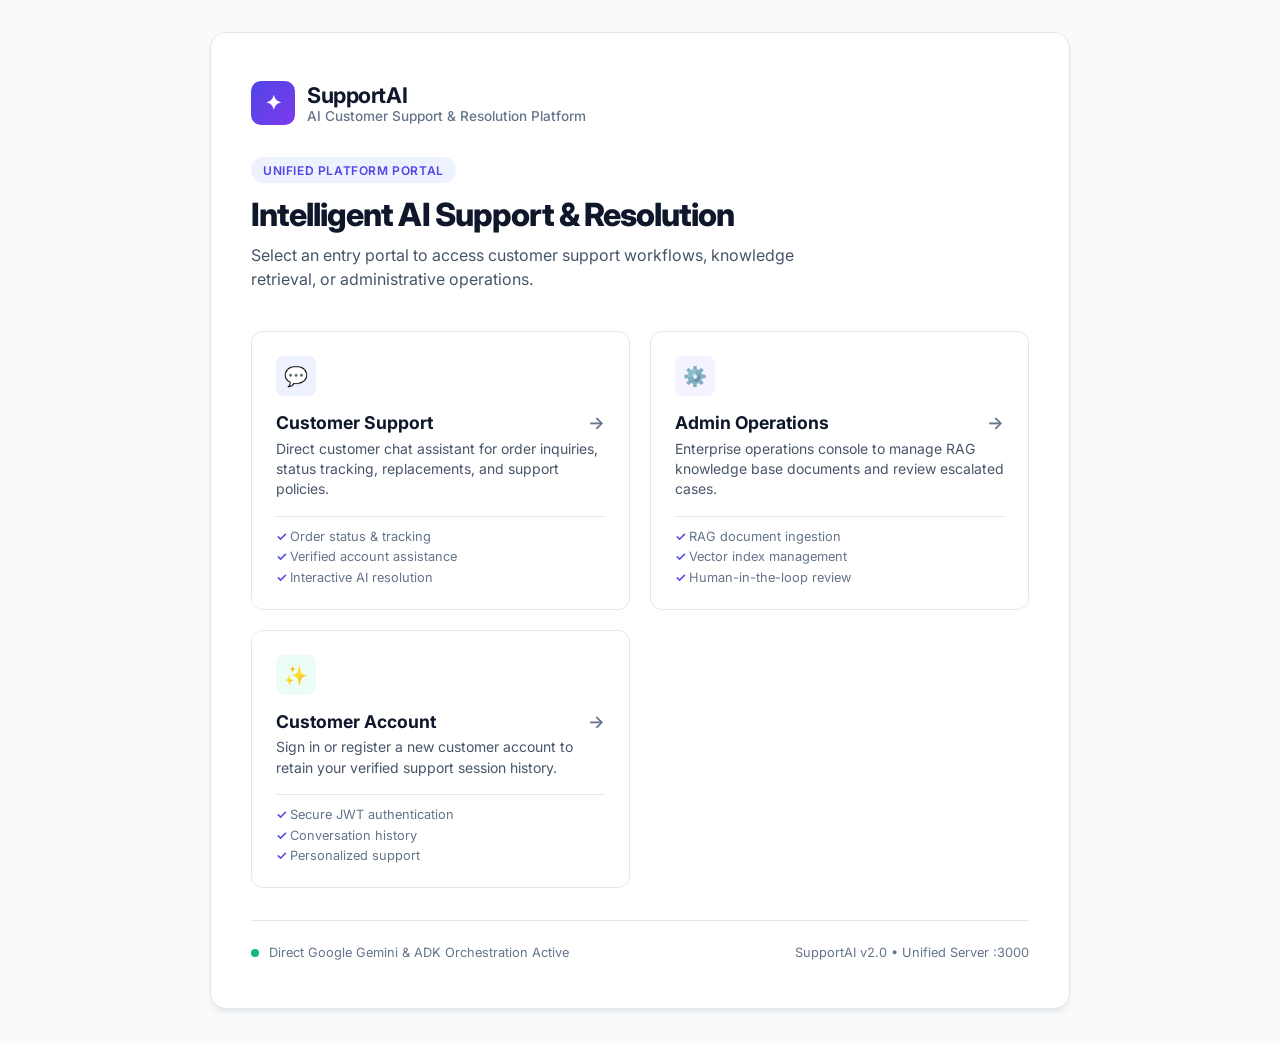
<file: frontend/index.html>
<!DOCTYPE html>
<html lang="en">
<head>
    <meta charset="UTF-8">
    <meta name="viewport" content="width=device-width, initial-scale=1.0">
    <meta name="description" content="AI Customer Support & Resolution Platform">
    <title>SupportAI — Customer Support & Resolution Platform</title>
    <link rel="preconnect" href="https://fonts.googleapis.com">
    <link rel="preconnect" href="https://fonts.gstatic.com" crossorigin>
    <link href="https://fonts.googleapis.com/css2?family=Inter:wght@400;500;600;700;800&display=swap" rel="stylesheet">
    <style>
        :root {
            --font-sans: 'Inter', -apple-system, BlinkMacSystemFont, 'Segoe UI', Roboto, sans-serif;
            --bg-page: #f8fafc;
            --bg-card: #ffffff;
            --text-primary: #0f172a;
            --text-secondary: #475569;
            --text-muted: #64748b;
            --border-color: #e2e8f0;
            --primary: #4f46e5;
            --primary-hover: #4338ca;
            --primary-light: #eef2ff;
            --accent-purple: #7c3aed;
            --shadow-sm: 0 1px 3px rgba(0, 0, 0, 0.06);
            --shadow-md: 0 4px 6px -1px rgba(0, 0, 0, 0.07), 0 2px 4px -2px rgba(0, 0, 0, 0.05);
            --shadow-hover: 0 10px 15px -3px rgba(0, 0, 0, 0.08), 0 4px 6px -4px rgba(0, 0, 0, 0.04);
            --radius-md: 12px;
            --radius-lg: 16px;
        }

        * {
            margin: 0;
            padding: 0;
            box-sizing: border-box;
        }

        body {
            font-family: var(--font-sans);
            background-color: var(--bg-page);
            color: var(--text-primary);
            min-height: 100vh;
            display: flex;
            flex-direction: column;
            align-items: center;
            justify-content: center;
            padding: 2rem 1.5rem;
            -webkit-font-smoothing: antialiased;
        }

        .landing-container {
            width: 100%;
            max-width: 860px;
            background: var(--bg-card);
            border: 1px solid var(--border-color);
            border-radius: var(--radius-lg);
            padding: 3rem 2.5rem;
            box-shadow: var(--shadow-md);
        }

        .brand-header {
            display: flex;
            align-items: center;
            gap: 0.75rem;
            margin-bottom: 2rem;
        }

        .brand-icon {
            width: 44px;
            height: 44px;
            background: linear-gradient(135deg, var(--primary) 0%, var(--accent-purple) 100%);
            color: #fff;
            border-radius: 10px;
            display: flex;
            align-items: center;
            justify-content: center;
            font-size: 1.25rem;
            font-weight: 700;
        }

        .brand-title {
            font-size: 1.35rem;
            font-weight: 700;
            color: var(--text-primary);
            letter-spacing: -0.02em;
        }

        .brand-subtitle {
            font-size: 0.85rem;
            color: var(--text-muted);
            font-weight: 500;
        }

        .hero-section {
            margin-bottom: 2.5rem;
        }

        .hero-badge {
            display: inline-block;
            font-size: 0.75rem;
            font-weight: 600;
            text-transform: uppercase;
            letter-spacing: 0.05em;
            color: var(--primary);
            background: var(--primary-light);
            padding: 0.35rem 0.75rem;
            border-radius: 9999px;
            margin-bottom: 0.75rem;
        }

        .hero-title {
            font-size: 2rem;
            font-weight: 800;
            line-height: 1.25;
            color: var(--text-primary);
            letter-spacing: -0.03em;
            margin-bottom: 0.5rem;
        }

        .hero-description {
            font-size: 1rem;
            color: var(--text-secondary);
            max-width: 600px;
            line-height: 1.5;
        }

        .portals-grid {
            display: grid;
            grid-template-columns: repeat(auto-fit, minmax(260px, 1fr));
            gap: 1.25rem;
            margin-bottom: 2rem;
        }

        .portal-card {
            display: flex;
            flex-direction: column;
            text-decoration: none;
            background: var(--bg-card);
            border: 1px solid var(--border-color);
            border-radius: var(--radius-md);
            padding: 1.5rem;
            transition: all 0.2s ease;
            position: relative;
        }

        .portal-card:hover {
            transform: translateY(-2px);
            box-shadow: var(--shadow-hover);
            border-color: var(--primary);
        }

        .portal-icon {
            width: 40px;
            height: 40px;
            border-radius: 8px;
            display: flex;
            align-items: center;
            justify-content: center;
            font-size: 1.2rem;
            margin-bottom: 1rem;
        }

        .portal-icon.customer {
            background: #eef2ff;
            color: var(--primary);
        }

        .portal-icon.admin {
            background: #f5f3ff;
            color: var(--accent-purple);
        }

        .portal-icon.signup {
            background: #ecfdf5;
            color: #059669;
        }

        .portal-name {
            font-size: 1.1rem;
            font-weight: 700;
            color: var(--text-primary);
            margin-bottom: 0.35rem;
            display: flex;
            align-items: center;
            justify-content: space-between;
        }

        .portal-arrow {
            color: var(--text-muted);
            font-weight: 600;
            transition: transform 0.2s ease;
        }

        .portal-card:hover .portal-arrow {
            color: var(--primary);
            transform: translateX(3px);
        }

        .portal-desc {
            font-size: 0.875rem;
            color: var(--text-secondary);
            line-height: 1.45;
            margin-bottom: 1rem;
            flex-grow: 1;
        }

        .portal-features {
            list-style: none;
            font-size: 0.8rem;
            color: var(--text-muted);
            display: flex;
            flex-direction: column;
            gap: 0.35rem;
            border-top: 1px solid var(--border-color);
            padding-top: 0.75rem;
        }

        .portal-features li::before {
            content: "✓ ";
            color: var(--primary);
            font-weight: 600;
        }

        .footer-bar {
            display: flex;
            align-items: center;
            justify-content: space-between;
            border-top: 1px solid var(--border-color);
            padding-top: 1.5rem;
            font-size: 0.8rem;
            color: var(--text-muted);
            flex-wrap: wrap;
            gap: 0.75rem;
        }

        .status-dot {
            width: 8px;
            height: 8px;
            border-radius: 50%;
            background: #10b981;
            display: inline-block;
            margin-right: 0.35rem;
        }

        @media (max-width: 640px) {
            .landing-container {
                padding: 1.75rem 1.25rem;
            }
            .hero-title {
                font-size: 1.5rem;
            }
            .portals-grid {
                grid-template-columns: 1fr;
            }
        }
    </style>
</head>
<body>
    <div class="landing-container">
        <header class="brand-header">
            <div class="brand-icon">✦</div>
            <div>
                <div class="brand-title">SupportAI</div>
                <div class="brand-subtitle">AI Customer Support & Resolution Platform</div>
            </div>
        </header>

        <section class="hero-section">
            <span class="hero-badge">Unified Platform Portal</span>
            <h1 class="hero-title">Intelligent AI Support &amp; Resolution</h1>
            <p class="hero-description">Select an entry portal to access customer support workflows, knowledge retrieval, or administrative operations.</p>
        </section>

        <div class="portals-grid">
            <a href="./demo-customer/index.html" class="portal-card">
                <div class="portal-icon customer">💬</div>
                <div class="portal-name">
                    <span>Customer Support</span>
                    <span class="portal-arrow">→</span>
                </div>
                <p class="portal-desc">Direct customer chat assistant for order inquiries, status tracking, replacements, and support policies.</p>
                <ul class="portal-features">
                    <li>Order status & tracking</li>
                    <li>Verified account assistance</li>
                    <li>Interactive AI resolution</li>
                </ul>
            </a>

            <a href="./admin/index.html" class="portal-card">
                <div class="portal-icon admin">⚙️</div>
                <div class="portal-name">
                    <span>Admin Operations</span>
                    <span class="portal-arrow">→</span>
                </div>
                <p class="portal-desc">Enterprise operations console to manage RAG knowledge base documents and review escalated cases.</p>
                <ul class="portal-features">
                    <li>RAG document ingestion</li>
                    <li>Vector index management</li>
                    <li>Human-in-the-loop review</li>
                </ul>
            </a>

            <a href="./demo-customer/index.html" class="portal-card">
                <div class="portal-icon signup">✨</div>
                <div class="portal-name">
                    <span>Customer Account</span>
                    <span class="portal-arrow">→</span>
                </div>
                <p class="portal-desc">Sign in or register a new customer account to retain your verified support session history.</p>
                <ul class="portal-features">
                    <li>Secure JWT authentication</li>
                    <li>Conversation history</li>
                    <li>Personalized support</li>
                </ul>
            </a>
        </div>

        <footer class="footer-bar">
            <div>
                <span class="status-dot"></span>
                <span>Direct Google Gemini &amp; ADK Orchestration Active</span>
            </div>
            <div>
                <span>SupportAI v2.0 • Unified Server :3000</span>
            </div>
        </footer>
    </div>
</body>
</html>
</file>
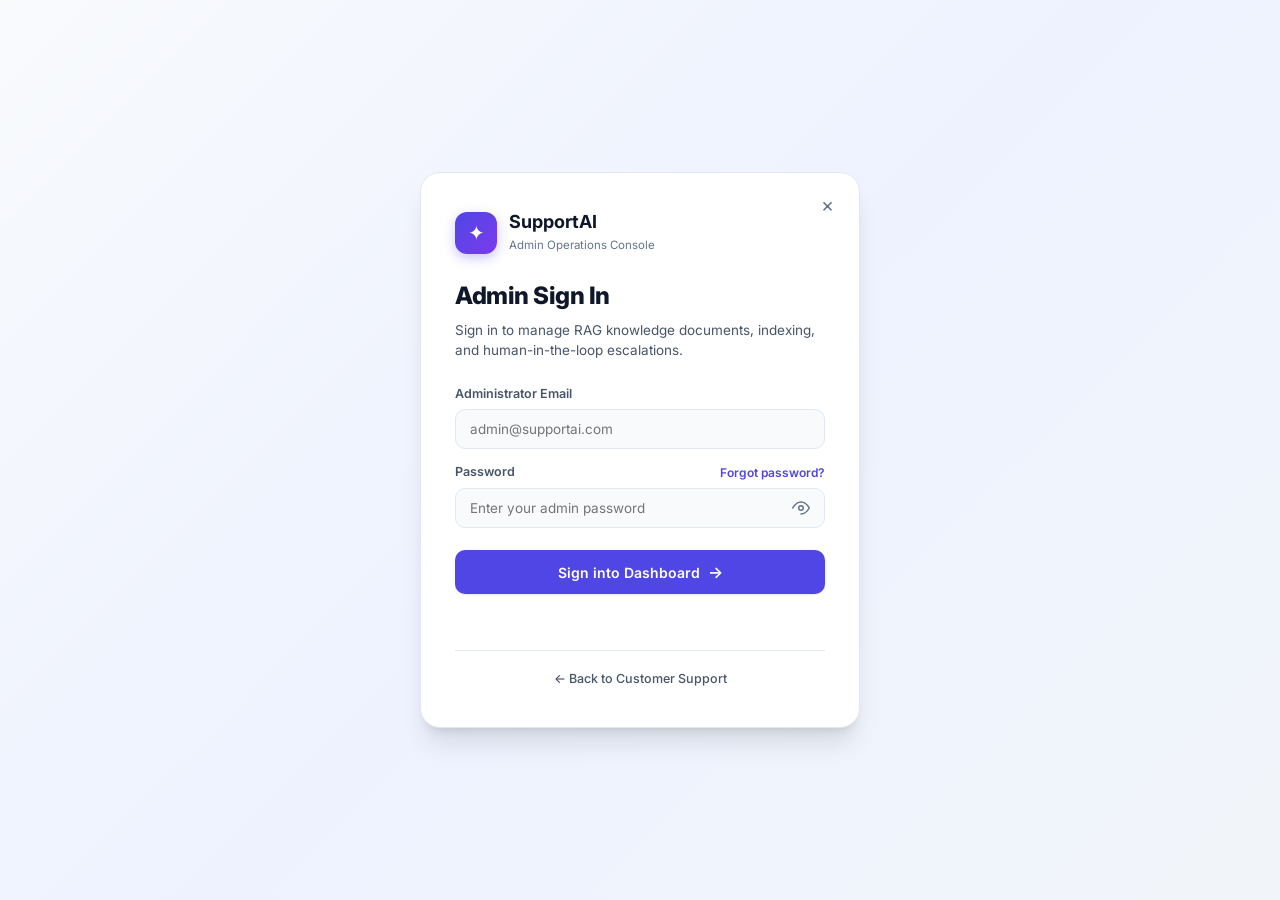
<file: frontend/admin/index.html>
<!DOCTYPE html>
<html lang="en">
<head>
    <meta charset="UTF-8">
    <meta name="viewport" content="width=device-width, initial-scale=1.0">
    <title>SupportAI — Admin & Knowledge Operations</title>
    <link rel="preconnect" href="https://fonts.googleapis.com">
    <link rel="preconnect" href="https://fonts.gstatic.com" crossorigin>
    <link href="https://fonts.googleapis.com/css2?family=Inter:wght@400;500;600;700;800&display=swap" rel="stylesheet">
    <link rel="stylesheet" href="style.css?v=7">
</head>
<body>

    <!-- =========================================================
         AUTH / ADMIN SIGN IN SCREEN
         ========================================================= -->
    <section id="auth-screen" class="auth-screen">
        <div class="auth-card">
            <button type="button" class="modal-close" id="closeAuthModal" aria-label="Close" title="Back to Customer Support">×</button>
            <div class="brand-badge">
                <div class="brand-icon">✦</div>
                <div class="brand-meta">
                    <h2>SupportAI</h2>
                    <span>Admin Operations Console</span>
                </div>
            </div>

            <div class="auth-header">
                <h1>Admin Sign In</h1>
                <p class="subtitle">Sign in to manage RAG knowledge documents, indexing, and human-in-the-loop escalations.</p>
            </div>

            <form id="login-form">
                <div class="form-group">
                    <label for="email">Administrator Email</label>
                    <input id="email" type="email" placeholder="admin@supportai.com" required autocomplete="email">
                </div>

                <div class="form-group">
                    <div class="password-row">
                        <label for="password">Password</label>
                        <button type="button" class="forgot-inline" id="adminHelpBtn">Forgot password?</button>
                    </div>
                    <div class="password-input-wrapper">
                        <input id="password" type="password" placeholder="Enter your admin password" required autocomplete="current-password">
                        <button type="button" class="password-toggle-btn" id="adminPasswordToggle" aria-controls="password" aria-label="Show password" title="Show password">
                            <svg class="eye-open" width="18" height="18" viewBox="0 0 24 24" fill="none" stroke="currentColor" stroke-width="2" stroke-linecap="round" stroke-linejoin="round" aria-hidden="true"><path d="M1 12s4-8 11-8 11 8 11 8-4 8-11 8-11-8z"></path><circle cx="12" cy="12" r="3"></circle></svg>
                            <svg class="eye-closed hidden" width="18" height="18" viewBox="0 0 24 24" fill="none" stroke="currentColor" stroke-width="2" stroke-linecap="round" stroke-linejoin="round" aria-hidden="true"><path d="M17.94 17.94A10.07 10.07 0 0 1 12 20c-7 0-11-8-11-8a18.45 18.45 0 0 1 5.06-5.94M9.9 4.24A9.12 9.12 0 0 1 12 4c7 0 11 8 11 8a18.5 18.5 0 0 1-2.16 3.19m-6.72-1.07a3 3 0 1 1-4.24-4.24"></path><line x1="1" y1="1" x2="23" y2="23"></line></svg>
                        </button>
                    </div>
                </div>

                <button type="submit" id="login-button" class="primary-btn">
                    <span>Sign into Dashboard</span>
                    <span class="btn-arrow">→</span>
                </button>
            </form>

            <p id="login-error" class="error-message"></p>

            <div class="auth-footer-nav">
                <a href="../demo-customer/index.html" class="back-link">← Back to Customer Support</a>
            </div>
        </div>
    </section>

    <!-- =========================================================
         ADMIN DASHBOARD
         ========================================================= -->
    <section id="dashboard" class="dashboard hidden">
        <!-- TOP HEADER -->
        <header class="topbar">
            <div class="topbar-left">
                <div class="brand-icon-sm">✦</div>
                <div>
                    <div class="app-title">SupportAI <span>Control Center</span></div>
                    <div class="app-subtitle">RAG Knowledge Base & Human-in-the-Loop Operations</div>
                </div>
            </div>

            <div class="admin-actions">
                <div class="admin-profile-pill">
                    <span class="status-indicator online"></span>
                    <span class="admin-label">Admin:</span>
                    <strong id="admin-name">Admin</strong>
                </div>

                <a href="../demo-customer/index.html" class="nav-link-btn" title="View Customer Portal">
                    <span>Customer App</span>
                    <span class="external-arrow">↗</span>
                </a>

                <button id="logout-button" class="logout-btn">
                    <span>Sign Out</span>
                </button>
            </div>
        </header>

        <!-- MAIN DASHBOARD CONTENT -->
        <main class="content-grid">

            <!-- WORKFLOW OVERVIEW PIPELINE -->
            <div class="full-width-card workflow-banner">
                <div class="workflow-col">
                    <div class="workflow-title">
                        <span class="workflow-tag rag">RAG Knowledge Pipeline</span>
                        <h3>Knowledge Ingestion to AI Agent</h3>
                    </div>
                    <div class="pipeline-steps">
                        <div class="step">
                            <span class="step-num">1</span>
                            <span class="step-text">Admin Upload</span>
                        </div>
                        <span class="pipeline-arrow">→</span>
                        <div class="step">
                            <span class="step-num">2</span>
                            <span class="step-text">Text Processing</span>
                        </div>
                        <span class="pipeline-arrow">→</span>
                        <div class="step">
                            <span class="step-num">3</span>
                            <span class="step-text">Indexed in Vector DB</span>
                        </div>
                        <span class="pipeline-arrow">→</span>
                        <div class="step highlight">
                            <span class="step-num">✦</span>
                            <span class="step-text">Available to Knowledge Agent</span>
                        </div>
                    </div>
                </div>

                <div class="workflow-divider"></div>

                <div class="workflow-col">
                    <div class="workflow-title">
                        <span class="workflow-tag hitl">Human-In-The-Loop Flow</span>
                        <h3>Escalation & Case Management</h3>
                    </div>
                    <div class="pipeline-steps">
                        <div class="step">
                            <span class="step-num">1</span>
                            <span class="step-text">Customer Issue</span>
                        </div>
                        <span class="pipeline-arrow">→</span>
                        <div class="step">
                            <span class="step-num">2</span>
                            <span class="step-text">AI Investigation</span>
                        </div>
                        <span class="pipeline-arrow">→</span>
                        <div class="step">
                            <span class="step-num">3</span>
                            <span class="step-text">Escalation Agent Handoff</span>
                        </div>
                        <span class="pipeline-arrow">→</span>
                        <div class="step highlight">
                            <span class="step-num">✓</span>
                            <span class="step-text">Human Review & Action</span>
                        </div>
                    </div>
                </div>
            </div>

            <!-- SECTION 1: KNOWLEDGE DOCUMENTS / RAG -->
            <section class="card">
                <div class="section-header">
                    <div class="section-title-wrap">
                        <div class="section-icon">📚</div>
                        <div>
                            <h2>Knowledge Base & RAG Documents</h2>
                            <p>Upload policy documents, FAQs, and return guidelines for retrieval augmentation.</p>
                        </div>
                    </div>
                </div>

                <div class="upload-zone">
                    <div class="upload-inputs">
                        <input id="document-file" type="file" accept=".pdf,.txt,.md" class="file-input">
                        <button id="upload-button" class="primary-btn">
                            <span>Upload & Index Document</span>
                        </button>
                    </div>
                    <div class="upload-meta">
                        <span class="format-pill">Supported formats: PDF, TXT, Markdown (.md)</span>
                    </div>
                </div>

                <p id="upload-status" class="status-message"></p>

                <div class="table-header-bar">
                    <h3>Indexed Documents</h3>
                    <button id="refresh-button" class="secondary-btn">
                        <span>↻ Refresh List</span>
                    </button>
                </div>

                <div class="table-wrapper">
                    <table>
                        <thead>
                            <tr>
                                <th>Document Name</th>
                                <th>Status</th>
                                <th>Chunks</th>
                                <th>Uploaded At</th>
                                <th class="action-col">Action</th>
                            </tr>
                        </thead>
                        <tbody id="documents-body">
                            <tr>
                                <td colspan="5" class="empty-state">
                                    <div class="empty-inner">
                                        <span>◌</span>
                                        <p>No documents loaded in the knowledge base.</p>
                                    </div>
                                </td>
                            </tr>
                        </tbody>
                    </table>
                </div>
            </section>

            <!-- SECTION 2: SUPPORT CASES & ESCALATIONS -->
            <section class="card support-cases-card">
                <div class="section-header">
                    <div class="section-title-wrap">
                        <div class="section-icon">🛡️</div>
                        <div>
                            <h2>Escalated Support Cases</h2>
                            <p>Cases requiring human oversight, authorization, or carrier investigation handoff.</p>
                        </div>
                    </div>
                    <button id="refresh-cases-button" class="secondary-btn">
                        <span>↻ Refresh Cases</span>
                    </button>
                </div>

                <div class="table-wrapper">
                    <table>
                        <thead>
                            <tr>
                                <th>Case Ref</th>
                                <th>Order ID</th>
                                <th>Issue Type</th>
                                <th>Priority</th>
                                <th>Status</th>
                                <th class="action-col">Review Action</th>
                            </tr>
                        </thead>
                        <tbody id="cases-body">
                            <tr>
                                <td colspan="6" class="empty-state">
                                    <div class="empty-inner">
                                        <span>◌</span>
                                        <p>No active support cases or escalations found.</p>
                                    </div>
                                </td>
                            </tr>
                        </tbody>
                    </table>
                </div>
            </section>

        </main>
    </section>

    <!-- ADMIN RECOVERY MODAL -->
    <div class="forgot-overlay hidden" id="adminHelpModal" role="dialog" aria-modal="true" aria-labelledby="adminModalTitle">
        <div class="forgot-card">
            <button class="modal-close" id="closeAdminHelpModal" type="button" aria-label="Close modal">×</button>
            <div class="forgot-icon">🔒</div>
            <h2 id="adminModalTitle">Admin Access & Recovery</h2>
            <p class="forgot-description">For security reasons, administrator credentials cannot be reset via the public web interface.</p>
            <div class="forgot-note">
                <strong>Server CLI Provisioning</strong>
                <span>Run the administrative utility in your server environment:</span>
                <code>py -3.12 -m scripts.manage_admin reset-password --email admin@supportai.com --password &lt;new-password&gt;</code>
            </div>
            <button class="primary-btn" id="adminHelpBackBtn" type="button" style="width: 100%; justify-content: center; margin-top: 12px;">Back to sign in</button>
        </div>
    </div>

    <script src="../shared/config.js"></script>
    <script src="app.js?v=7"></script>
</body>
</html>
</file>
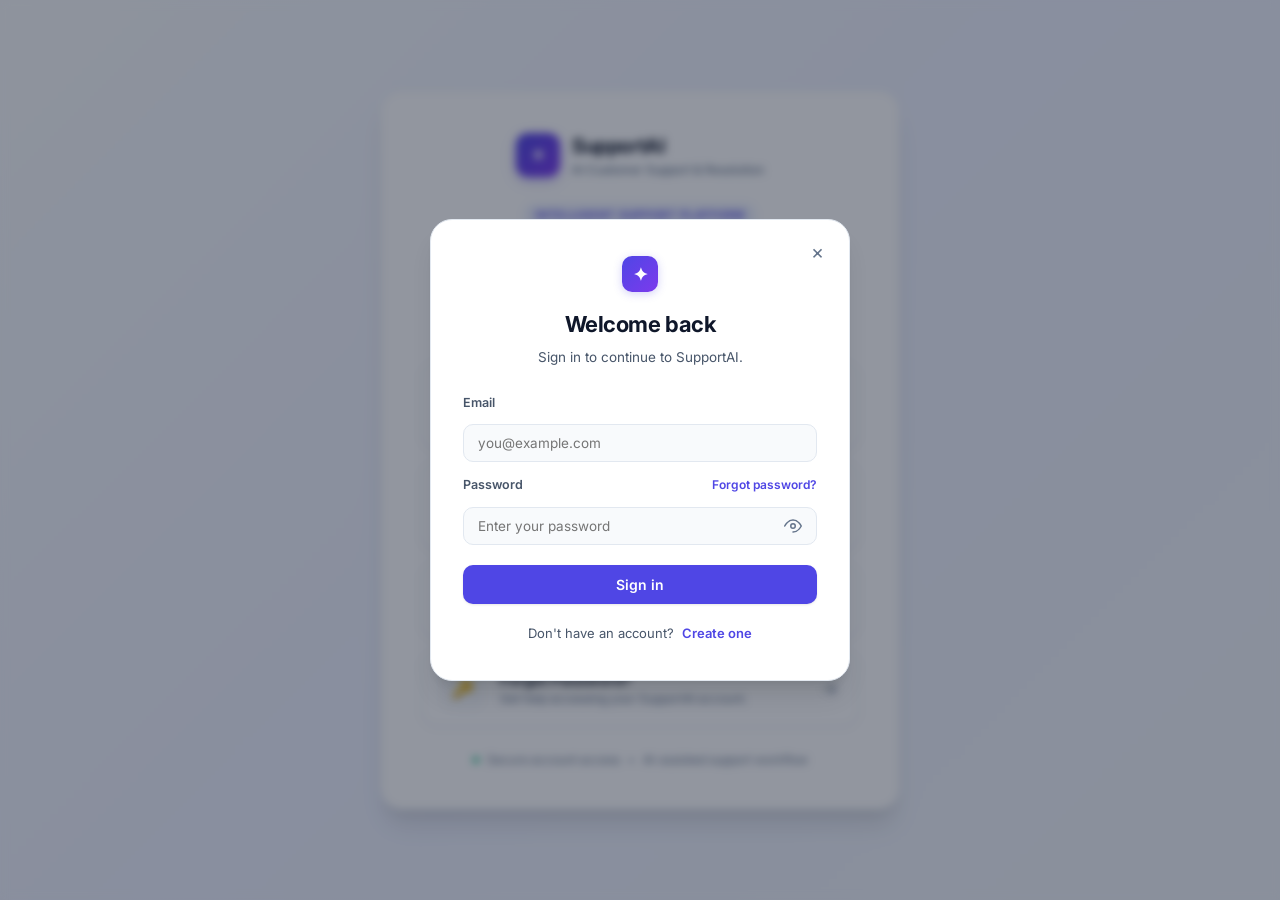
<file: frontend/demo-customer/index.html>
<!DOCTYPE html>
<html lang="en">
<head>
    <meta charset="UTF-8">

    <meta
        name="viewport"
        content="width=device-width, initial-scale=1.0"
    >

    <meta
        name="description"
        content="AI Customer Support & Resolution Platform"
    >

    <title>SupportAI — Customer Support</title>

    <link rel="preconnect" href="https://fonts.googleapis.com">
    <link rel="preconnect" href="https://fonts.gstatic.com" crossorigin>

    <link
        href="https://fonts.googleapis.com/css2?family=Inter:wght@400;500;600;700;800&display=swap"
        rel="stylesheet"
    >

    <link rel="stylesheet" href="style.css?v=8">
</head>

<body class="light-theme">


<!-- =========================
     ENTRY / ROLE SELECTION
========================== -->
<section class="entry-screen" id="entryScreen">
    <div class="entry-glow entry-glow-one"></div>
    <div class="entry-glow entry-glow-two"></div>

    <div class="entry-content">
        <div class="entry-brand">
            <div class="entry-brand-icon">✦</div>
            <div>
                <div class="entry-brand-name">SupportAI</div>
                <div class="entry-brand-subtitle">AI Customer Support & Resolution</div>
            </div>
        </div>

        <div class="entry-heading">
            <span class="entry-eyebrow">INTELLIGENT SUPPORT PLATFORM</span>
            <h1>Smarter support.<br><span>Better resolutions.</span></h1>
            <p>Choose how you want to continue.</p>
        </div>

        <div class="role-grid">
            <button class="role-card" id="customerRoleBtn" type="button">
                <span class="role-icon customer-role-icon">💬</span>
                <span class="role-copy">
                    <strong>Customer Support</strong>
                    <small>Access customer support, track orders, and get AI assistance.</small>
                </span>
                <span class="role-arrow">→</span>
            </button>

            <button class="role-card" id="adminRoleBtn" type="button">
                <span class="role-icon admin-role-icon">⚙️</span>
                <span class="role-copy">
                    <strong>Admin Control Center</strong>
                    <small>Manage knowledge base documents and review escalated cases.</small>
                </span>
                <span class="role-arrow">→</span>
            </button>

            <button class="role-card" id="signupRoleBtn" type="button">
                <span class="role-icon signup-role-icon">✨</span>
                <span class="role-copy">
                    <strong>Sign Up</strong>
                    <small>Create a new customer account to get started.</small>
                </span>
                <span class="role-arrow">→</span>
            </button>

            <button class="role-card role-card-secondary" id="forgotRoleBtn" type="button">
                <span class="role-icon forgot-role-icon">🔑</span>
                <span class="role-copy">
                    <strong>Forgot Password?</strong>
                    <small>Get help accessing your SupportAI account.</small>
                </span>
                <span class="role-arrow">→</span>
            </button>
        </div>

        <div class="entry-footer">
            <span class="secure-dot"></span> Secure account access
            <span>•</span>
            AI-assisted support workflow
        </div>
    </div>
</section>

<div class="app-shell">

    <!-- SIDEBAR BACKDROP FOR MOBILE -->
    <div class="sidebar-backdrop hidden" id="sidebarBackdrop"></div>

    <!-- =========================
         SIDEBAR
    ========================== -->
    <aside class="sidebar" id="sidebar">

        <div class="brand">
            <div class="brand-icon">
                <span>✦</span>
            </div>

            <div>
                <h1>SupportAI</h1>
                <p>Customer Support</p>
            </div>
        </div>

        <button class="new-chat-btn" id="newChatBtn">
            <span>＋</span>
            <span>New conversation</span>
        </button>

        <div class="sidebar-section">
            <div class="section-title">
                <span>Recent conversations</span>
                <button
                    class="icon-btn small"
                    id="refreshConversations"
                    title="Refresh conversations"
                    aria-label="Refresh conversations"
                >
                    ↻
                </button>
            </div>

            <div class="conversation-search">
                <span class="conversation-search-icon">⌕</span>
                <input
                    type="search"
                    id="conversationSearch"
                    placeholder="Search conversations..."
                    aria-label="Search conversations"
                    autocomplete="off"
                >
                <button
                    type="button"
                    class="conversation-search-clear hidden"
                    id="clearConversationSearch"
                    aria-label="Clear conversation search"
                    title="Clear search"
                >×</button>
            </div>

            <div
                class="conversation-list"
                id="conversationList"
            >
                <div class="empty-conversations">
                    <span>◌</span>
                    <p>No conversations yet</p>
                </div>
            </div>
        </div>

        <div class="sidebar-bottom">

            <div class="status-card">
                <div class="status-dot"></div>

                <div>
                    <strong>Support AI online</strong>
                    <span>Ready to help</span>
                </div>
            </div>

            <button
                class="profile-card"
                id="profileBtn"
            >
                <div class="avatar" id="sidebarAvatar">
                    S
                </div>

                <div class="profile-info">
                    <strong id="sidebarName">
                        Guest
                    </strong>

                    <span id="sidebarEmail">
                        Not signed in
                    </span>
                </div>

                <span class="profile-arrow">
                    ⋮
                </span>
            </button>

        </div>

    </aside>


    <!-- =========================
         MAIN CONTENT
    ========================== -->
    <main class="main-content">

        <!-- TOP BAR -->
        <header class="topbar">

            <button
                class="sidebar-toggle-btn"
                id="sidebarToggleBtn"
                aria-label="Close sidebar"
                title="Close sidebar"
                aria-expanded="true"
                type="button"
            >
                <svg width="20" height="20" viewBox="0 0 24 24" fill="none" stroke="currentColor" stroke-width="2" stroke-linecap="round" stroke-linejoin="round" aria-hidden="true">
                    <rect x="3" y="3" width="18" height="18" rx="2" ry="2"></rect>
                    <line x1="9" y1="3" x2="9" y2="21"></line>
                </svg>
            </button>

            <div class="topbar-title">

                <div class="ai-status">
                    <span class="pulse"></span>
                    <span>AI Support</span>
                    <span class="model-badge" id="headerModelBadge" title="Active Model">● AI Model — unavailable</span>
                </div>

                <span class="topbar-divider">/</span>

                <span id="conversationTitle">
                    New conversation
                </span>

            </div>

            <div class="topbar-actions">

                <button
                    class="icon-btn"
                    id="themeBtn"
                    title="Toggle theme"
                    aria-label="Toggle theme"
                >
                    ◐
                </button>

                <button
                    class="user-menu"
                    id="topProfileBtn"
                >
                    <span
                        class="avatar avatar-small"
                        id="topAvatar"
                    >
                        S
                    </span>

                    <span id="topUserName">
                        Guest
                    </span>

                    <span>⌄</span>
                </button>

            </div>

        </header>


        <!-- CHAT AREA -->
        <section class="chat-area">

            <!-- WELCOME SCREEN -->
            <div
                class="welcome-screen"
                id="welcomeScreen"
            >

                <div class="welcome-badge">
                    <span>✦</span>
                    AI-powered customer support
                </div>

                <h2>
                    How can we
                    <span>help you?</span>
                </h2>

                <p class="welcome-description">
                    Ask about your orders, deliveries, replacements,
                    support requests, or anything else you need help with.
                </p>


                <div class="suggestion-grid">

                    <button
                        class="suggestion-card"
                        data-message="Where is my order ?"
                    >
                        <span class="suggestion-icon blue">
                            📦
                        </span>

                        <span>
                            <strong>Track my order</strong>
                            <small>Check delivery status</small>
                        </span>

                        <span class="suggestion-arrow">→</span>
                    </button>


                    <button
                        class="suggestion-card"
                        data-message="I want a replacement for my order ?"
                    >
                        <span class="suggestion-icon purple">
                            ↻
                        </span>

                        <span>
                            <strong>Request a replacement</strong>
                            <small>Get help with an order</small>
                        </span>

                        <span class="suggestion-arrow">→</span>
                    </button>


                    <button
                        class="suggestion-card"
                        data-message="What can I do if my order is delayed?"
                    >
                        <span class="suggestion-icon orange">
                            ⏱
                        </span>

                        <span>
                            <strong>Delayed order</strong>
                            <small>Understand next steps</small>
                        </span>

                        <span class="suggestion-arrow">→</span>
                    </button>


                    <button
                        class="suggestion-card"
                        data-message="I need help with a support issue."
                    >
                        <span class="suggestion-icon green">
                            💬
                        </span>

                        <span>
                            <strong>Contact support</strong>
                            <small>Get personalized assistance</small>
                        </span>

                        <span class="suggestion-arrow">→</span>
                    </button>

                </div>

            </div>


            <!-- MESSAGES -->
            <div
                class="messages-container"
                id="messagesContainer"
            ></div>


            <!-- THINKING INDICATOR -->
            <div
                class="thinking-row hidden"
                id="thinkingIndicator"
            >

                <div class="message-avatar ai-avatar">
                    ✦
                </div>

                <div class="thinking-bubble">

                    <div class="thinking-dots">
                        <span></span>
                        <span></span>
                        <span></span>
                    </div>

                    <span>
                        SupportAI is thinking...
                    </span>

                </div>

            </div>

        </section>


        <!-- COMPOSER -->
        <div class="composer-area">

            <div class="composer-wrapper">

                <textarea
                    id="messageInput"
                    rows="1"
                    maxlength="4000"
                    placeholder="Ask SupportAI anything..."
                    aria-label="Message SupportAI"
                ></textarea>

                <div class="composer-bottom">

                    <div class="composer-hints">

                        <span>
                            <kbd>Enter</kbd>
                            send
                        </span>

                        <span>
                            <kbd>Shift</kbd>
                            +
                            <kbd>Enter</kbd>
                            new line
                        </span>

                        <span class="message-counter" id="messageCounter">
                            0 / 4000
                        </span>

                    </div>

                    <div id="sendBtnWrap">
                        <button
                            class="send-btn"
                            id="sendBtn"
                            disabled
                            aria-label="Send message"
                        >
                            <span>Send</span>
                            <span class="send-icon">↑</span>
                        </button>
                    </div>

                    <div id="stopBtnWrap" class="hidden">
                        <button
                            class="stop-btn"
                            id="stopBtn"
                            type="button"
                            title="Stop generating"
                            aria-label="Stop generating"
                        >
                            <span class="stop-icon">■</span>
                        </button>
                    </div>

                </div>

            </div>

            <p class="composer-disclaimer">
                SupportAI can make mistakes. Please verify important
                information when necessary.
            </p>

        </div>

    </main>

</div>


<!-- =========================
     LOGIN MODAL
========================== -->

<div
    class="modal-overlay"
    id="authModal"
>

    <div class="auth-card">

        <button
            class="modal-close"
            id="closeAuthModal"
            aria-label="Close"
        >
            ×
        </button>

        <div class="auth-logo">
            <div class="brand-icon">
                ✦
            </div>
        </div>

        <h2 id="authTitle">
            Welcome back
        </h2>

        <p id="authSubtitle">
            Sign in to continue to SupportAI.
        </p>


        <!-- LOGIN FORM -->

        <form id="loginForm">

            <label>
                Email
            </label>

            <input
                type="email"
                id="loginEmail"
                placeholder="you@example.com"
                required
            >


            <div class="password-row">
                <label for="loginPassword">Password</label>
                <button type="button" class="forgot-inline" id="forgotInlineBtn">Forgot password?</button>
            </div>

            <div class="password-input-wrapper">
                <input
                    type="password"
                    id="loginPassword"
                    placeholder="Enter your password"
                    required
                >
                <button type="button" class="password-toggle-btn" id="loginPasswordToggle" aria-controls="loginPassword" aria-label="Show password" title="Show password">
                    <svg class="eye-open" width="18" height="18" viewBox="0 0 24 24" fill="none" stroke="currentColor" stroke-width="2" stroke-linecap="round" stroke-linejoin="round" aria-hidden="true"><path d="M1 12s4-8 11-8 11 8 11 8-4 8-11 8-11-8z"></path><circle cx="12" cy="12" r="3"></circle></svg>
                    <svg class="eye-closed hidden" width="18" height="18" viewBox="0 0 24 24" fill="none" stroke="currentColor" stroke-width="2" stroke-linecap="round" stroke-linejoin="round" aria-hidden="true"><path d="M17.94 17.94A10.07 10.07 0 0 1 12 20c-7 0-11-8-11-8a18.45 18.45 0 0 1 5.06-5.94M9.9 4.24A9.12 9.12 0 0 1 12 4c7 0 11 8 11 8a18.5 18.5 0 0 1-2.16 3.19m-6.72-1.07a3 3 0 1 1-4.24-4.24"></path><line x1="1" y1="1" x2="23" y2="23"></line></svg>
                </button>
            </div>

            <button
                type="submit"
                class="auth-submit"
            >
                Sign in
            </button>
</form>


        <!-- REGISTER FORM -->

        <form
            id="registerForm"
            class="hidden"
        >

            <label>
                Full name
            </label>

            <input
                type="text"
                id="registerName"
                placeholder="Your name"
                required
            >


            <label>
                Email
            </label>

            <input
                type="email"
                id="registerEmail"
                placeholder="you@example.com"
                required
            >


            <label for="registerPassword">
                Password
            </label>

            <div class="password-input-wrapper">
                <input
                    type="password"
                    id="registerPassword"
                    placeholder="Create a password"
                    minlength="10"
                    required
                >
                <button type="button" class="password-toggle-btn" id="registerPasswordToggle" aria-controls="registerPassword" aria-label="Show password" title="Show password">
                    <svg class="eye-open" width="18" height="18" viewBox="0 0 24 24" fill="none" stroke="currentColor" stroke-width="2" stroke-linecap="round" stroke-linejoin="round" aria-hidden="true"><path d="M1 12s4-8 11-8 11 8 11 8-4 8-11 8-11-8z"></path><circle cx="12" cy="12" r="3"></circle></svg>
                    <svg class="eye-closed hidden" width="18" height="18" viewBox="0 0 24 24" fill="none" stroke="currentColor" stroke-width="2" stroke-linecap="round" stroke-linejoin="round" aria-hidden="true"><path d="M17.94 17.94A10.07 10.07 0 0 1 12 20c-7 0-11-8-11-8a18.45 18.45 0 0 1 5.06-5.94M9.9 4.24A9.12 9.12 0 0 1 12 4c7 0 11 8 11 8a18.5 18.5 0 0 1-2.16 3.19m-6.72-1.07a3 3 0 1 1-4.24-4.24"></path><line x1="1" y1="1" x2="23" y2="23"></line></svg>
                </button>
            </div>

            <button
                type="submit"
                class="auth-submit"
            >
                Create account
            </button>

        </form>


        <div
            class="auth-error hidden"
            id="authError"
        ></div>


        <div class="auth-switch">

            <span id="authSwitchText">
                Don't have an account?
            </span>

            <button
                type="button"
                id="authSwitchBtn"
            >
                Create one
            </button>

        </div>

    </div>

</div>



<!-- FORGOT PASSWORD MODAL -->
<div class="forgot-overlay hidden" id="forgotModal">
    <div class="forgot-card">
        <button class="modal-close" id="closeForgotModal" type="button" aria-label="Close">×</button>
        <div class="forgot-icon">⌕</div>
        <h2>Password recovery</h2>
        <p class="forgot-description">Password recovery is handled through your support administrator in this version.</p>
        <div class="forgot-note">
            <strong>Need access?</strong>
            <span>Use your registered email when contacting the support team so they can verify your account.</span>
        </div>
        <button class="auth-submit" id="forgotBackBtn" type="button">Back to sign in</button>
    </div>
</div>

<!-- PROFILE MENU -->

<div
    class="profile-dropdown hidden"
    id="profileDropdown"
>

    <div class="dropdown-user">

        <div
            class="avatar"
            id="dropdownAvatar"
        >
            S
        </div>

        <div>
            <strong id="dropdownName">
                Guest
            </strong>

            <span id="dropdownEmail">
                -
            </span>
        </div>

    </div>

    <div class="dropdown-divider"></div>

    <button id="logoutBtn">
        <span>↪</span>
        Sign out
    </button>

</div>


<!-- TOAST -->

<div
    class="toast"
    id="toast"
></div>


<!-- RENAME CONVERSATION MODAL -->
<div class="inline-modal-overlay hidden" id="renameModal" role="dialog" aria-modal="true" aria-labelledby="renameModalTitle">
    <div class="inline-modal-card">
        <h3 id="renameModalTitle">Rename conversation</h3>
        <p>Enter a new name for this conversation.</p>
        <input type="text" id="renameInput" maxlength="80" placeholder="Conversation name" />
        <div class="inline-modal-actions">
            <button class="btn-secondary" id="renameCancelBtn" type="button">Cancel</button>
            <button class="btn-primary" id="renameConfirmBtn" type="button">Save</button>
        </div>
    </div>
</div>

<!-- DELETE CONVERSATION MODAL -->
<div class="inline-modal-overlay hidden" id="deleteModal" role="dialog" aria-modal="true" aria-labelledby="deleteModalTitle">
    <div class="inline-modal-card">
        <h3 id="deleteModalTitle">Delete conversation</h3>
        <p id="deleteModalDesc">This conversation and all its messages will be permanently removed. This action cannot be undone.</p>
        <div class="inline-modal-actions">
            <button class="btn-secondary" id="deleteCancelBtn" type="button">Cancel</button>
            <button class="btn-danger" id="deleteConfirmBtn" type="button">Delete</button>
        </div>
    </div>
</div>

<script src="../shared/config.js"></script>
<script src="app.js?v=8"></script>

</body>
</html>
</file>
<file: frontend/admin/style.css>
/* =========================================================
   SUPPORTAI ADMIN UI
   Enterprise Operations & RAG Management Console
   Clean Modern SaaS Light Theme
   ========================================================= */

:root {
    --font-sans: 'Inter', -apple-system, BlinkMacSystemFont, 'Segoe UI', Roboto, Helvetica, Arial, sans-serif;

    /* Base Palette */
    --bg-page: #f8fafc;
    --bg-surface: #ffffff;
    --bg-muted: #f1f5f9;
    --bg-subtle: #f8fafc;
    --bg-hover: #f1f5f9;

    /* Borders */
    --border-color: #e2e8f0;
    --border-subtle: #edf2f7;
    --border-hover: #cbd5e1;
    --border-focus: #4f46e5;

    /* Typography */
    --text-primary: #0f172a;
    --text-secondary: #475569;
    --text-muted: #64748b;
    --text-inverse: #ffffff;

    /* Brand & Accents */
    --primary: #4f46e5;
    --primary-hover: #4338ca;
    --primary-light: #eef2ff;
    --primary-border: #c7d2fe;
    --brand-gradient: linear-gradient(135deg, #4f46e5 0%, #7c3aed 100%);
    --accent-glow: rgba(79, 70, 229, 0.12);

    /* Semantic */
    --success: #10b981;
    --success-light: #ecfdf5;
    --success-border: #a7f3d0;
    --warning: #f59e0b;
    --warning-light: #fffbeb;
    --danger: #ef4444;
    --danger-light: #fef2f2;
    --danger-border: #fecaca;
    --info: #0284c7;
    --info-light: #f0f9ff;

    /* Shadows */
    --shadow-xs: 0 1px 2px 0 rgba(0, 0, 0, 0.05);
    --shadow-sm: 0 1px 3px 0 rgba(0, 0, 0, 0.08), 0 1px 2px -1px rgba(0, 0, 0, 0.08);
    --shadow-md: 0 4px 6px -1px rgba(0, 0, 0, 0.07), 0 2px 4px -2px rgba(0, 0, 0, 0.07);
    --shadow-lg: 0 10px 15px -3px rgba(0, 0, 0, 0.08), 0 4px 6px -4px rgba(0, 0, 0, 0.08);
    --shadow-xl: 0 20px 25px -5px rgba(0, 0, 0, 0.1), 0 8px 10px -6px rgba(0, 0, 0, 0.1);

    /* Radius & Spacing */
    --radius-sm: 6px;
    --radius-md: 10px;
    --radius-lg: 16px;
    --radius-xl: 20px;
    --radius-full: 9999px;
    --transition: all 0.18s cubic-bezier(0.4, 0, 0.2, 1);
}

*, *::before, *::after {
    box-sizing: border-box;
    margin: 0;
    padding: 0;
}

body {
    min-height: 100vh;
    font-family: var(--font-sans);
    font-size: 14px;
    line-height: 1.5;
    color: var(--text-primary);
    background-color: var(--bg-page);
    -webkit-font-smoothing: antialiased;
}

button, input, select {
    font-family: inherit;
    font-size: inherit;
}

button {
    cursor: pointer;
    border: none;
    background: transparent;
    outline: none;
}

.hidden {
    display: none !important;
}

/* =========================================================
   AUTH SCREEN
   ========================================================= */

.auth-screen {
    min-height: 100vh;
    display: flex;
    align-items: center;
    justify-content: center;
    background: linear-gradient(135deg, #f8fafc 0%, #eef2ff 50%, #f1f5f9 100%);
    padding: 24px;
}

.auth-card {
    position: relative;
    width: 100%;
    max-width: 440px;
    background: var(--bg-surface);
    border: 1px solid var(--border-color);
    border-radius: var(--radius-xl);
    padding: 38px 34px;
    box-shadow: var(--shadow-xl);
    text-align: left;
}

.auth-card .modal-close {
    position: absolute !important;
    top: 16px !important;
    right: 16px !important;
    left: auto !important;
    margin: 0 !important;
    width: 32px;
    height: 32px;
    display: flex;
    align-items: center;
    justify-content: center;
    color: var(--text-muted);
    font-size: 20px;
    border-radius: 50%;
    cursor: pointer;
    transition: var(--transition);
    border: none;
    background: transparent;
    line-height: 1;
    z-index: 10;
}

.auth-card .modal-close:hover {
    color: var(--text-primary);
    background: var(--bg-hover);
}

.brand-badge {
    display: flex;
    align-items: center;
    gap: 12px;
    margin-bottom: 24px;
}

.brand-icon {
    width: 42px;
    height: 42px;
    border-radius: 12px;
    background: var(--brand-gradient);
    color: #ffffff;
    display: flex;
    align-items: center;
    justify-content: center;
    font-size: 20px;
    box-shadow: 0 4px 12px rgba(79, 70, 229, 0.3);
}

.brand-meta h2 {
    font-size: 18px;
    font-weight: 700;
    color: var(--text-primary);
    line-height: 1.2;
}

.brand-meta span {
    font-size: 11.5px;
    color: var(--text-muted);
}

.auth-header h1 {
    font-size: 24px;
    font-weight: 800;
    letter-spacing: -0.02em;
    color: var(--text-primary);
    margin-bottom: 6px;
}

.subtitle {
    color: var(--text-secondary);
    font-size: 13.5px;
    line-height: 1.5;
    margin-bottom: 24px;
}

.form-group {
    display: flex;
    flex-direction: column;
    gap: 6px;
    margin-bottom: 14px;
}

.form-group label {
    font-size: 12.5px;
    font-weight: 600;
    color: var(--text-secondary);
}

.form-group input {
    width: 100%;
    padding: 11px 14px;
    border: 1px solid var(--border-color);
    border-radius: var(--radius-md);
    background: var(--bg-subtle);
    color: var(--text-primary);
    font-size: 13.5px;
    outline: none;
    transition: var(--transition);
}

.form-group input:focus {
    border-color: var(--primary);
    background: var(--bg-surface);
    box-shadow: 0 0 0 3px var(--accent-glow);
}

.password-row {
    display: flex;
    align-items: center;
    justify-content: space-between;
}

.forgot-inline {
    font-size: 12px;
    color: var(--primary);
    font-weight: 600;
    cursor: pointer;
    background: transparent;
    border: none;
    padding: 0;
    line-height: 1;
}

.forgot-inline:hover {
    text-decoration: underline;
}

.password-input-wrapper {
    position: relative;
    width: 100%;
    display: block;
}

.password-input-wrapper input {
    width: 100%;
    display: block;
    box-sizing: border-box;
    padding-right: 44px !important;
}

.password-toggle-btn {
    position: absolute;
    top: 0;
    bottom: 0;
    right: 10px;
    margin: auto 0;
    width: 28px;
    height: 28px;
    display: inline-flex;
    align-items: center;
    justify-content: center;
    z-index: 5;
    padding: 0;
    color: var(--text-muted);
    border-radius: var(--radius-sm);
    background: transparent;
    border: none;
    cursor: pointer;
    line-height: 1;
    transition: var(--transition);
}

.password-toggle-btn svg {
    pointer-events: none;
    display: block;
    width: 18px;
    height: 18px;
}

.password-toggle-btn:hover {
    color: var(--text-primary);
    background: var(--bg-hover);
}

.password-toggle-btn:focus-visible {
    outline: 2px solid var(--primary);
    outline-offset: 1px;
}

.primary-btn {
    display: inline-flex;
    align-items: center;
    justify-content: center;
    gap: 8px;
    width: 100%;
    padding: 12px 18px;
    background: var(--primary);
    color: #ffffff;
    border-radius: var(--radius-md);
    font-size: 14px;
    font-weight: 600;
    transition: var(--transition);
    box-shadow: var(--shadow-sm);
    margin-top: 8px;
}

.primary-btn:hover {
    background: var(--primary-hover);
    box-shadow: var(--shadow-md);
    transform: translateY(-1px);
}

.btn-arrow {
    font-size: 16px;
    transition: var(--transition);
}

.primary-btn:hover .btn-arrow {
    transform: translateX(3px);
}

.error-message {
    color: var(--danger);
    font-size: 12.5px;
    margin-top: 14px;
    min-height: 18px;
    line-height: 1.4;
}

.error-message:not(:empty) {
    padding: 10px 14px;
    background: #fef2f2;
    border: 1px solid #fecaca;
    border-radius: var(--radius-md);
    text-align: left;
}

.auth-footer-nav {
    margin-top: 24px;
    padding-top: 16px;
    border-top: 1px solid var(--border-color);
    text-align: center;
}

.back-link {
    font-size: 12.5px;
    color: var(--text-secondary);
    text-decoration: none;
    font-weight: 500;
    transition: var(--transition);
}

.back-link:hover {
    color: var(--primary);
}

/* =========================================================
   ADMIN DASHBOARD LAYOUT
   ========================================================= */

.dashboard {
    min-height: 100vh;
    display: flex;
    flex-direction: column;
    background: var(--bg-page);
}

.topbar {
    height: 70px;
    background: var(--bg-surface);
    border-bottom: 1px solid var(--border-color);
    display: flex;
    align-items: center;
    justify-content: space-between;
    padding: 0 32px;
    position: sticky;
    top: 0;
    z-index: 50;
}

.topbar-left {
    display: flex;
    align-items: center;
    gap: 14px;
}

.brand-icon-sm {
    width: 38px;
    height: 38px;
    border-radius: 10px;
    background: var(--brand-gradient);
    color: #ffffff;
    display: flex;
    align-items: center;
    justify-content: center;
    font-size: 18px;
    font-weight: bold;
    box-shadow: 0 2px 8px rgba(79, 70, 229, 0.25);
}

.app-title {
    font-size: 17px;
    font-weight: 700;
    color: var(--text-primary);
    letter-spacing: -0.02em;
    line-height: 1.2;
}

.app-title span {
    font-weight: 500;
    color: var(--primary);
}

.app-subtitle {
    font-size: 11.5px;
    color: var(--text-muted);
}

.admin-actions {
    display: flex;
    align-items: center;
    gap: 14px;
}

.admin-profile-pill {
    display: flex;
    align-items: center;
    gap: 8px;
    padding: 6px 14px;
    background: var(--bg-subtle);
    border: 1px solid var(--border-color);
    border-radius: var(--radius-full);
    font-size: 13px;
}

.status-indicator.online {
    width: 8px;
    height: 8px;
    border-radius: 50%;
    background: var(--success);
    box-shadow: 0 0 0 3px rgba(16, 185, 129, 0.2);
}

.admin-label {
    color: var(--text-muted);
    font-size: 12px;
}

.nav-link-btn {
    display: inline-flex;
    align-items: center;
    gap: 6px;
    padding: 7px 14px;
    background: var(--primary-light);
    color: var(--primary);
    border: 1px solid var(--primary-border);
    border-radius: var(--radius-md);
    font-size: 12.5px;
    font-weight: 600;
    text-decoration: none;
    transition: var(--transition);
}

.nav-link-btn:hover {
    background: var(--primary);
    color: #ffffff;
}

.logout-btn {
    padding: 7px 14px;
    background: var(--bg-surface);
    border: 1px solid var(--border-color);
    border-radius: var(--radius-md);
    font-size: 12.5px;
    font-weight: 600;
    color: var(--danger);
    transition: var(--transition);
}

.logout-btn:hover {
    background: var(--danger-light);
    border-color: var(--danger-border);
}

/* =========================================================
   DASHBOARD CONTENT GRID
   ========================================================= */

.content-grid {
    flex: 1;
    max-width: 1320px;
    width: 100%;
    margin: 0 auto;
    padding: 28px 32px 48px;
    display: flex;
    flex-direction: column;
    gap: 24px;
}

/* =========================================================
   WORKFLOW BANNER
   ========================================================= */

.workflow-banner {
    display: grid;
    grid-template-columns: 1fr auto 1fr;
    gap: 28px;
    background: var(--bg-surface);
    border: 1px solid var(--border-color);
    border-radius: var(--radius-lg);
    padding: 22px 28px;
    box-shadow: var(--shadow-sm);
    align-items: center;
}

.workflow-divider {
    width: 1px;
    height: 80%;
    background: var(--border-color);
}

.workflow-title {
    display: flex;
    align-items: center;
    gap: 10px;
    margin-bottom: 12px;
}

.workflow-title h3 {
    font-size: 14px;
    font-weight: 700;
    color: var(--text-primary);
}

.workflow-tag {
    font-size: 10.5px;
    font-weight: 700;
    text-transform: uppercase;
    letter-spacing: 0.05em;
    padding: 2px 8px;
    border-radius: var(--radius-full);
}

.workflow-tag.rag {
    background: #e0f2fe;
    color: #0369a1;
}

.workflow-tag.hitl {
    background: #fef3c7;
    color: #b45309;
}

.pipeline-steps {
    display: flex;
    align-items: center;
    gap: 8px;
    flex-wrap: wrap;
}

.step {
    display: flex;
    align-items: center;
    gap: 6px;
    padding: 6px 10px;
    background: var(--bg-muted);
    border: 1px solid var(--border-subtle);
    border-radius: var(--radius-md);
    font-size: 11.5px;
    font-weight: 500;
    color: var(--text-secondary);
}

.step.highlight {
    background: var(--primary-light);
    border-color: var(--primary-border);
    color: var(--primary);
    font-weight: 600;
}

.step-num {
    width: 16px;
    height: 16px;
    border-radius: 50%;
    background: var(--border-color);
    color: var(--text-primary);
    display: flex;
    align-items: center;
    justify-content: center;
    font-size: 10px;
    font-weight: 700;
}

.step.highlight .step-num {
    background: var(--primary);
    color: #ffffff;
}

.pipeline-arrow {
    color: var(--text-muted);
    font-size: 12px;
}

/* =========================================================
   CARDS & SECTIONS
   ========================================================= */

.card {
    background: var(--bg-surface);
    border: 1px solid var(--border-color);
    border-radius: var(--radius-lg);
    padding: 26px 28px;
    box-shadow: var(--shadow-sm);
}

.section-header {
    display: flex;
    align-items: center;
    justify-content: space-between;
    margin-bottom: 20px;
}

.section-title-wrap {
    display: flex;
    align-items: center;
    gap: 14px;
}

.section-icon {
    font-size: 24px;
}

.section-header h2 {
    font-size: 17px;
    font-weight: 700;
    letter-spacing: -0.01em;
    color: var(--text-primary);
}

.section-header p {
    font-size: 13px;
    color: var(--text-secondary);
    margin-top: 2px;
}

/* =========================================================
   UPLOAD ZONE
   ========================================================= */

.upload-zone {
    background: var(--bg-subtle);
    border: 1.5px dashed var(--border-color);
    border-radius: var(--radius-md);
    padding: 20px;
    margin-bottom: 16px;
    transition: var(--transition);
}

.upload-zone:hover {
    border-color: var(--primary);
    background: var(--primary-light);
}

.upload-inputs {
    display: flex;
    align-items: center;
    gap: 14px;
}

.file-input {
    flex: 1;
    padding: 9px 12px;
    background: var(--bg-surface);
    border: 1px solid var(--border-color);
    border-radius: var(--radius-md);
    font-size: 13px;
    color: var(--text-primary);
}

.upload-zone .primary-btn {
    width: auto;
    margin-top: 0;
    white-space: nowrap;
    padding: 10px 20px;
}

.upload-meta {
    margin-top: 10px;
    display: flex;
    gap: 8px;
}

.format-pill {
    font-size: 11.5px;
    color: var(--text-muted);
}

.status-message {
    font-size: 13px;
    font-weight: 500;
    margin-bottom: 16px;
    min-height: 20px;
    color: var(--text-secondary);
}

/* =========================================================
   TABLES
   ========================================================= */

.table-header-bar {
    display: flex;
    align-items: center;
    justify-content: space-between;
    margin-bottom: 12px;
    margin-top: 10px;
}

.table-header-bar h3 {
    font-size: 14px;
    font-weight: 700;
    color: var(--text-primary);
}

.secondary-btn {
    display: inline-flex;
    align-items: center;
    gap: 6px;
    padding: 6px 14px;
    background: var(--bg-surface);
    border: 1px solid var(--border-color);
    border-radius: var(--radius-md);
    font-size: 12.5px;
    font-weight: 600;
    color: var(--text-secondary);
    transition: var(--transition);
}

.secondary-btn:hover {
    background: var(--bg-muted);
    color: var(--text-primary);
    border-color: var(--border-hover);
}

.table-wrapper {
    overflow-x: auto;
    border: 1px solid var(--border-color);
    border-radius: var(--radius-md);
    background: var(--bg-surface);
}

table {
    width: 100%;
    border-collapse: collapse;
    text-align: left;
    font-size: 13px;
}

th {
    background: var(--bg-subtle);
    color: var(--text-muted);
    font-weight: 600;
    font-size: 11.5px;
    text-transform: uppercase;
    letter-spacing: 0.05em;
    padding: 12px 16px;
    border-bottom: 1px solid var(--border-color);
}

td {
    padding: 14px 16px;
    border-bottom: 1px solid var(--border-subtle);
    color: var(--text-primary);
    vertical-align: middle;
}

tr:last-child td {
    border-bottom: none;
}

tr:hover td {
    background: var(--bg-subtle);
}

.action-col {
    text-align: right;
}

td.empty-state {
    text-align: center;
    padding: 40px 16px;
    color: var(--text-muted);
}

.empty-inner {
    display: flex;
    flex-direction: column;
    align-items: center;
    gap: 8px;
}

.empty-inner span {
    font-size: 26px;
    opacity: 0.5;
}

/* Status Badges */
.badge {
    display: inline-flex;
    align-items: center;
    gap: 5px;
    padding: 3px 9px;
    border-radius: var(--radius-full);
    font-size: 11.5px;
    font-weight: 600;
}

.badge-indexed, .badge-resolved {
    background: var(--success-light);
    color: var(--success);
}

.badge-processing, .badge-pending {
    background: var(--warning-light);
    color: var(--warning);
}

.badge-failed, .badge-high {
    background: var(--danger-light);
    color: var(--danger);
}

.badge-medium {
    background: #ffedd5;
    color: #c2410c;
}

.badge-low {
    background: #f1f5f9;
    color: #475569;
}

/* Action Buttons inside tables */
.table-btn {
    padding: 5px 12px;
    border-radius: var(--radius-sm);
    font-size: 12px;
    font-weight: 600;
    transition: var(--transition);
}

.table-btn.delete {
    color: var(--danger);
    background: var(--danger-light);
    border: 1px solid var(--danger-border);
}

.table-btn.delete:hover {
    background: var(--danger);
    color: #ffffff;
}

.table-btn.toggle {
    color: var(--primary);
    background: var(--primary-light);
    border: 1px solid var(--primary-border);
}

.table-btn.toggle:hover {
    background: var(--primary);
    color: #ffffff;
}

/* Responsive */
@media (max-width: 900px) {
    .workflow-banner {
        grid-template-columns: 1fr;
    }
    .workflow-divider {
        display: none;
    }
    .topbar {
        padding: 0 16px;
    }
    .content-grid {
        padding: 16px;
    }
}

@media (max-width: 480px) {
    .auth-card {
        padding: 28px 20px;
    }
    .forgot-card {
        padding: 24px 18px;
    }
}

/* =========================================================
   ADMIN RECOVERY MODAL
   ========================================================= */

.forgot-overlay {
    position: fixed;
    inset: 0;
    background: rgba(15, 23, 42, 0.6);
    backdrop-filter: blur(4px);
    display: flex;
    align-items: center;
    justify-content: center;
    z-index: 1000;
    padding: 20px;
}

.forgot-card {
    background: var(--bg-surface);
    border: 1px solid var(--border-color);
    border-radius: var(--radius-lg);
    box-shadow: var(--shadow-xl);
    padding: 32px;
    max-width: 440px;
    width: 100%;
    position: relative;
    text-align: center;
}

.forgot-card h2 {
    font-size: 20px;
    font-weight: 700;
    color: var(--text-primary);
    margin-bottom: 8px;
}

.forgot-description {
    font-size: 13.5px;
    color: var(--text-secondary);
    line-height: 1.5;
    margin-bottom: 20px;
}

.modal-close {
    position: absolute;
    top: 16px;
    right: 16px;
    font-size: 20px;
    color: var(--text-muted);
    cursor: pointer;
    border: none;
    background: transparent;
    width: 28px;
    height: 28px;
    display: flex;
    align-items: center;
    justify-content: center;
    border-radius: var(--radius-sm);
    transition: var(--transition);
}

.modal-close:hover {
    color: var(--text-primary);
    background: var(--bg-hover);
}

.forgot-icon {
    width: 48px;
    height: 48px;
    border-radius: 50%;
    background: var(--primary-light);
    color: var(--primary);
    display: flex;
    align-items: center;
    justify-content: center;
    font-size: 22px;
    margin: 0 auto 16px;
}

.forgot-note {
    background: var(--bg-subtle);
    border-radius: var(--radius-md);
    padding: 14px;
    text-align: left;
    margin-bottom: 20px;
    font-size: 12.5px;
}

.forgot-note strong {
    display: block;
    color: var(--text-primary);
    margin-bottom: 4px;
}

.forgot-note span {
    display: block;
    color: var(--text-secondary);
    line-height: 1.4;
    margin-bottom: 8px;
}

.forgot-note code {
    display: block;
    padding: 8px 10px;
    background: var(--bg-surface);
    border: 1px solid var(--border-color);
    border-radius: var(--radius-sm);
    font-family: monospace;
    font-size: 11.5px;
    color: var(--primary);
    word-break: break-all;
}
</file>
<file: frontend/demo-customer/style.css>
/* =========================================================
   SUPPORTAI CUSTOMER UI
   Production-grade SaaS Design System
   Clean Light Theme (Default) + Dark Theme Support
   ========================================================= */

:root {
    --font-sans: 'Inter', -apple-system, BlinkMacSystemFont, 'Segoe UI', Roboto, Helvetica, Arial, sans-serif;

    /* Base Palette - Clean SaaS Light Theme */
    --bg-page: #f8fafc;
    --bg-surface: #ffffff;
    --bg-surface-elevated: #ffffff;
    --bg-muted: #f1f5f9;
    --bg-subtle: #f8fafc;
    --bg-hover: #f1f5f9;

    /* Borders & Outlines */
    --border-subtle: #edf2f7;
    --border-color: #e2e8f0;
    --border-hover: #cbd5e1;
    --border-focus: #6366f1;

    /* Typography */
    --text-primary: #0f172a;
    --text-secondary: #475569;
    --text-muted: #64748b;
    --text-inverse: #ffffff;

    /* Brand / Accents - Indigo/Purple/Blue Modern Tone */
    --primary: #4f46e5;
    --primary-hover: #4338ca;
    --primary-light: #eef2ff;
    --primary-border: #c7d2fe;

    --brand-gradient: linear-gradient(135deg, #4f46e5 0%, #7c3aed 100%);
    --accent-glow: rgba(99, 102, 241, 0.12);

    /* Semantic */
    --success: #10b981;
    --success-light: #ecfdf5;
    --success-border: #a7f3d0;
    --warning: #f59e0b;
    --warning-light: #fffbeb;
    --danger: #ef4444;
    --danger-light: #fef2f2;
    --info: #0284c7;
    --info-light: #f0f9ff;

    /* Shadows */
    --shadow-xs: 0 1px 2px 0 rgba(0, 0, 0, 0.05);
    --shadow-sm: 0 1px 3px 0 rgba(0, 0, 0, 0.08), 0 1px 2px -1px rgba(0, 0, 0, 0.08);
    --shadow-md: 0 4px 6px -1px rgba(0, 0, 0, 0.07), 0 2px 4px -2px rgba(0, 0, 0, 0.07);
    --shadow-lg: 0 10px 15px -3px rgba(0, 0, 0, 0.08), 0 4px 6px -4px rgba(0, 0, 0, 0.08);
    --shadow-xl: 0 20px 25px -5px rgba(0, 0, 0, 0.1), 0 8px 10px -6px rgba(0, 0, 0, 0.1);

    /* Dimensions */
    --sidebar-width: 290px;
    --topbar-height: 64px;
    --radius-sm: 6px;
    --radius-md: 10px;
    --radius-lg: 16px;
    --radius-xl: 22px;
    --radius-full: 9999px;

    /* Transitions */
    --transition: all 0.18s cubic-bezier(0.4, 0, 0.2, 1);
}

/* Dark Theme Overrides */
body:not(.light-theme) {
    --bg-page: #0b0f19;
    --bg-surface: #111827;
    --bg-surface-elevated: #1e293b;
    --bg-muted: #1f2937;
    --bg-subtle: #141c2e;
    --bg-hover: #1e293b;

    --border-subtle: rgba(255, 255, 255, 0.07);
    --border-color: rgba(255, 255, 255, 0.12);
    --border-hover: rgba(255, 255, 255, 0.22);
    --border-focus: #818cf8;

    --text-primary: #f8fafc;
    --text-secondary: #cbd5e1;
    --text-muted: #94a3b8;

    --primary: #6366f1;
    --primary-hover: #4f46e5;
    --primary-light: rgba(99, 102, 241, 0.15);
    --primary-border: rgba(99, 102, 241, 0.35);

    --shadow-sm: 0 1px 3px 0 rgba(0, 0, 0, 0.3);
    --shadow-md: 0 4px 6px -1px rgba(0, 0, 0, 0.35);
    --shadow-lg: 0 10px 15px -3px rgba(0, 0, 0, 0.45);
    --shadow-xl: 0 20px 25px -5px rgba(0, 0, 0, 0.5);
}

/* Base Reset */
*, *::before, *::after {
    box-sizing: border-box;
    margin: 0;
    padding: 0;
}

html, body {
    height: 100%;
    width: 100%;
    font-family: var(--font-sans);
    font-size: 14px;
    line-height: 1.5;
    color: var(--text-primary);
    background-color: var(--bg-page);
    -webkit-font-smoothing: antialiased;
    -moz-osx-font-smoothing: grayscale;
    overflow: hidden;
}

button, input, textarea {
    font-family: inherit;
    font-size: inherit;
}

button {
    cursor: pointer;
    border: none;
    background: transparent;
    outline: none;
}

.hidden {
    display: none !important;
}

/* =========================================================
   ENTRY SCREEN / LANDING PORTAL
   ========================================================= */

.entry-screen {
    position: fixed;
    inset: 0;
    z-index: 1000;
    display: flex;
    align-items: center;
    justify-content: center;
    background: linear-gradient(135deg, #f8fafc 0%, #eef2ff 50%, #f1f5f9 100%);
    padding: 24px;
    overflow-y: auto;
}

body:not(.light-theme) .entry-screen {
    background: linear-gradient(135deg, #0b0f19 0%, #111827 50%, #0f172a 100%);
}

.entry-content {
    width: 100%;
    max-width: 520px;
    background: var(--bg-surface);
    border: 1px solid var(--border-color);
    border-radius: var(--radius-xl);
    padding: 40px;
    box-shadow: var(--shadow-xl);
    position: relative;
    z-index: 2;
    text-align: center;
}

.entry-brand {
    display: flex;
    align-items: center;
    justify-content: center;
    gap: 12px;
    margin-bottom: 24px;
}

.entry-brand-icon {
    width: 44px;
    height: 44px;
    border-radius: 12px;
    background: var(--brand-gradient);
    color: #ffffff;
    display: flex;
    align-items: center;
    justify-content: center;
    font-size: 20px;
    box-shadow: 0 4px 12px rgba(79, 70, 229, 0.3);
}

.entry-brand-name {
    font-size: 20px;
    font-weight: 700;
    color: var(--text-primary);
    text-align: left;
    letter-spacing: -0.02em;
}

.entry-brand-subtitle {
    font-size: 12px;
    font-weight: 500;
    color: var(--text-muted);
    text-align: left;
}

.entry-heading {
    margin-bottom: 28px;
}

.entry-eyebrow {
    display: inline-block;
    font-size: 11px;
    font-weight: 700;
    text-transform: uppercase;
    letter-spacing: 0.08em;
    color: var(--primary);
    background: var(--primary-light);
    padding: 4px 12px;
    border-radius: var(--radius-full);
    margin-bottom: 12px;
}

.entry-heading h1 {
    font-size: 26px;
    font-weight: 800;
    line-height: 1.25;
    letter-spacing: -0.03em;
    color: var(--text-primary);
    margin-bottom: 8px;
}

.entry-heading h1 span {
    background: var(--brand-gradient);
    -webkit-background-clip: text;
    -webkit-text-fill-color: transparent;
}

.entry-heading p {
    font-size: 14px;
    color: var(--text-secondary);
}

.role-grid {
    display: flex;
    flex-direction: column;
    gap: 12px;
    margin-bottom: 24px;
}

.role-card {
    display: flex;
    align-items: center;
    gap: 16px;
    padding: 16px 20px;
    background: var(--bg-surface);
    border: 1px solid var(--border-color);
    border-radius: var(--radius-lg);
    text-align: left;
    transition: var(--transition);
    box-shadow: var(--shadow-xs);
}

.role-card:hover {
    border-color: var(--primary);
    background: var(--primary-light);
    transform: translateY(-2px);
    box-shadow: var(--shadow-md);
}

.role-icon {
    width: 42px;
    height: 42px;
    border-radius: var(--radius-md);
    display: flex;
    align-items: center;
    justify-content: center;
    font-size: 18px;
    flex-shrink: 0;
}

.customer-role-icon {
    background: #eef2ff;
    color: #4f46e5;
}

.admin-role-icon {
    background: #f0fdf4;
    color: #16a34a;
}

.signup-role-icon {
    background: #faf5ff;
    color: #9333ea;
}

.forgot-role-icon {
    background: #f8fafc;
    color: #64748b;
}

.role-copy {
    flex: 1;
    display: flex;
    flex-direction: column;
}

.role-copy strong {
    font-size: 15px;
    font-weight: 600;
    color: var(--text-primary);
}

.role-copy small {
    font-size: 12px;
    color: var(--text-muted);
    margin-top: 2px;
    line-height: 1.4;
}

.role-arrow {
    font-size: 18px;
    color: var(--text-muted);
    transition: var(--transition);
}

.role-card:hover .role-arrow {
    color: var(--primary);
    transform: translateX(4px);
}

.entry-footer {
    display: flex;
    align-items: center;
    justify-content: center;
    gap: 8px;
    font-size: 12px;
    color: var(--text-muted);
}

.secure-dot {
    width: 6px;
    height: 6px;
    border-radius: 50%;
    background: var(--success);
}

/* =========================================================
   APP SHELL / LAYOUT
   ========================================================= */

.app-shell {
    display: flex;
    width: 100vw;
    height: 100vh;
    overflow: hidden;
    background: var(--bg-page);
}

/* =========================================================
   SIDEBAR
   ========================================================= */

.sidebar {
    width: var(--sidebar-width);
    min-width: var(--sidebar-width);
    height: 100%;
    background: var(--bg-surface);
    border-right: 1px solid var(--border-color);
    display: flex;
    flex-direction: column;
    padding: 18px 16px;
    z-index: 10;
    transition: width 0.25s cubic-bezier(0.4, 0, 0.2, 1),
                min-width 0.25s cubic-bezier(0.4, 0, 0.2, 1),
                padding 0.25s cubic-bezier(0.4, 0, 0.2, 1),
                opacity 0.2s cubic-bezier(0.4, 0, 0.2, 1);
    box-sizing: border-box;
    overflow: hidden;
}

.sidebar.collapsed {
    width: 0 !important;
    min-width: 0 !important;
    max-width: 0 !important;
    padding-left: 0 !important;
    padding-right: 0 !important;
    border-right-width: 0 !important;
    border-right-color: transparent !important;
    margin-left: 0 !important;
    margin-right: 0 !important;
    opacity: 0 !important;
    pointer-events: none !important;
    overflow: hidden !important;
}

.sidebar-backdrop {
    position: fixed;
    inset: 0;
    background: rgba(15, 23, 42, 0.45);
    backdrop-filter: blur(2px);
    z-index: 40;
    transition: opacity 0.2s ease;
}

.brand {
    display: flex;
    align-items: center;
    gap: 12px;
    padding: 4px 8px 16px;
}

.brand-icon {
    width: 36px;
    height: 36px;
    border-radius: 10px;
    background: var(--brand-gradient);
    color: #ffffff;
    display: flex;
    align-items: center;
    justify-content: center;
    font-size: 18px;
    font-weight: bold;
    box-shadow: 0 2px 8px rgba(79, 70, 229, 0.25);
}

.brand h1 {
    font-size: 16px;
    font-weight: 700;
    letter-spacing: -0.02em;
    color: var(--text-primary);
    line-height: 1.2;
}

.brand p {
    font-size: 11px;
    font-weight: 500;
    color: var(--text-muted);
}

.new-chat-btn {
    display: flex;
    align-items: center;
    justify-content: center;
    gap: 8px;
    width: 100%;
    padding: 10px 16px;
    background: var(--primary);
    color: #ffffff;
    border-radius: var(--radius-md);
    font-weight: 600;
    font-size: 13.5px;
    box-shadow: var(--shadow-sm);
    transition: var(--transition);
    margin-bottom: 16px;
}

.new-chat-btn:hover {
    background: var(--primary-hover);
    box-shadow: var(--shadow-md);
    transform: translateY(-1px);
}

.sidebar-section {
    flex: 1;
    display: flex;
    flex-direction: column;
    overflow: hidden;
}

.section-title {
    display: flex;
    align-items: center;
    justify-content: space-between;
    font-size: 11px;
    font-weight: 700;
    text-transform: uppercase;
    letter-spacing: 0.06em;
    color: var(--text-muted);
    padding: 4px 8px 8px;
}

.icon-btn.small {
    width: 22px;
    height: 22px;
    font-size: 13px;
    border-radius: var(--radius-sm);
    color: var(--text-muted);
    display: flex;
    align-items: center;
    justify-content: center;
}

.icon-btn.small:hover {
    background: var(--bg-muted);
    color: var(--text-primary);
}

.conversation-search {
    position: relative;
    margin-bottom: 10px;
}

.conversation-search-icon {
    position: absolute;
    left: 10px;
    top: 50%;
    transform: translateY(-50%);
    color: var(--text-muted);
    font-size: 14px;
    pointer-events: none;
}

.conversation-search input {
    width: 100%;
    padding: 8px 30px 8px 32px;
    border-radius: var(--radius-md);
    border: 1px solid var(--border-color);
    background: var(--bg-subtle);
    color: var(--text-primary);
    font-size: 12.5px;
    outline: none;
    transition: var(--transition);
}

.conversation-search input:focus {
    border-color: var(--primary);
    background: var(--bg-surface);
    box-shadow: 0 0 0 3px var(--accent-glow);
}

.conversation-search-clear {
    position: absolute;
    right: 8px;
    top: 50%;
    transform: translateY(-50%);
    width: 18px;
    height: 18px;
    border-radius: 50%;
    color: var(--text-muted);
    display: flex;
    align-items: center;
    justify-content: center;
    font-size: 13px;
}

.conversation-search-clear:hover {
    color: var(--text-primary);
    background: var(--bg-muted);
}

.conversation-list {
    flex: 1;
    overflow-y: auto;
    display: flex;
    flex-direction: column;
    gap: 4px;
    padding-right: 2px;
}

.empty-conversations {
    display: flex;
    flex-direction: column;
    align-items: center;
    justify-content: center;
    padding: 40px 16px;
    color: var(--text-muted);
    text-align: center;
    font-size: 13px;
    gap: 8px;
}

.empty-conversations span {
    font-size: 24px;
    opacity: 0.5;
}

/* Conversation item wrapper — needed for 3-dot menu overlay */
.conversation-item-wrap {
    position: relative;
    display: flex;
    align-items: stretch;
    border-radius: var(--radius-md);
    transition: var(--transition);
}

.conversation-item-wrap:hover .conversation-menu-btn {
    opacity: 1;
    pointer-events: auto;
}

.conversation-item {
    flex: 1;
    display: flex;
    flex-direction: column;
    padding: 10px 12px;
    border-radius: var(--radius-md);
    background: transparent;
    border: 1px solid transparent;
    cursor: pointer;
    transition: var(--transition);
    text-align: left;
    min-width: 0;
}

.conversation-item:hover {
    background: var(--bg-hover);
}

.conversation-item.active {
    background: var(--primary-light);
    border-color: var(--primary-border);
}

.conversation-item-title {
    font-size: 13px;
    font-weight: 600;
    color: var(--text-primary);
    white-space: nowrap;
    overflow: hidden;
    text-overflow: ellipsis;
}

.conversation-item.active .conversation-item-title {
    color: var(--primary);
}

.conversation-item-meta {
    font-size: 11px;
    color: var(--text-muted);
    margin-top: 2px;
}

/* 3-dot menu trigger button */
.conversation-menu-btn {
    flex-shrink: 0;
    width: 28px;
    display: flex;
    align-items: center;
    justify-content: center;
    border-radius: 0 var(--radius-md) var(--radius-md) 0;
    color: var(--text-muted);
    font-size: 18px;
    opacity: 0.65;
    pointer-events: auto;
    transition: var(--transition);
    background: transparent;
}

.conversation-item-wrap:hover .conversation-menu-btn,
.conversation-item-wrap.active .conversation-menu-btn,
.conversation-menu-btn:hover {
    color: var(--text-primary);
    opacity: 1;
    background: var(--bg-muted);
}

/* Floating action menu (rename / delete popover) */
.conversation-action-menu {
    position: fixed;
    background: var(--bg-surface);
    border: 1px solid var(--border-color);
    border-radius: var(--radius-md);
    box-shadow: var(--shadow-lg);
    z-index: 500;
    padding: 4px;
    min-width: 148px;
    animation: fadeIn 0.12s ease forwards;
}

.conversation-action-menu button {
    display: flex;
    align-items: center;
    gap: 8px;
    width: 100%;
    padding: 8px 12px;
    border-radius: var(--radius-sm);
    font-size: 13px;
    color: var(--text-primary);
    transition: var(--transition);
    text-align: left;
}

.conversation-action-menu button:hover {
    background: var(--bg-hover);
}

.conversation-action-menu button.danger {
    color: var(--danger);
}

.conversation-action-menu button.danger:hover {
    background: var(--danger-light);
}

.sidebar-bottom {
    margin-top: auto;
    padding-top: 14px;
    border-top: 1px solid var(--border-color);
    display: flex;
    flex-direction: column;
    gap: 10px;
}

.status-card {
    display: flex;
    align-items: center;
    gap: 10px;
    padding: 8px 12px;
    background: var(--bg-subtle);
    border: 1px solid var(--border-subtle);
    border-radius: var(--radius-md);
}

.status-dot {
    width: 8px;
    height: 8px;
    border-radius: 50%;
    background: var(--success);
    box-shadow: 0 0 0 3px rgba(16, 185, 129, 0.2);
}

.status-card strong {
    font-size: 12px;
    font-weight: 600;
    color: var(--text-primary);
    display: block;
    line-height: 1.2;
}

.status-card span {
    font-size: 11px;
    color: var(--text-muted);
}

.profile-card {
    display: flex;
    align-items: center;
    gap: 10px;
    padding: 8px 10px;
    border-radius: var(--radius-md);
    background: transparent;
    transition: var(--transition);
    text-align: left;
    width: 100%;
}

.profile-card:hover {
    background: var(--bg-hover);
}

.avatar {
    width: 34px;
    height: 34px;
    border-radius: 50%;
    background: var(--brand-gradient);
    color: #ffffff;
    display: flex;
    align-items: center;
    justify-content: center;
    font-weight: 700;
    font-size: 14px;
    flex-shrink: 0;
}

.avatar-small {
    width: 28px;
    height: 28px;
    font-size: 12px;
}

.profile-info {
    flex: 1;
    overflow: hidden;
}

.profile-info strong {
    display: block;
    font-size: 13px;
    font-weight: 600;
    color: var(--text-primary);
    white-space: nowrap;
    overflow: hidden;
    text-overflow: ellipsis;
}

.profile-info span {
    display: block;
    font-size: 11px;
    color: var(--text-muted);
    white-space: nowrap;
    overflow: hidden;
    text-overflow: ellipsis;
}

.profile-arrow {
    color: var(--text-muted);
    font-size: 14px;
}

/* =========================================================
   MAIN CHAT CONTENT
   ========================================================= */

.main-content {
    flex: 1;
    min-width: 0;
    display: flex;
    flex-direction: column;
    height: 100%;
    overflow: hidden;
    background: var(--bg-page);
    position: relative;
    transition: all 0.25s ease;
}

.topbar {
    height: var(--topbar-height);
    background: var(--bg-surface);
    border-bottom: 1px solid var(--border-color);
    display: flex;
    align-items: center;
    justify-content: space-between;
    padding: 0 24px;
    flex-shrink: 0;
    z-index: 45;
}

.sidebar-toggle-btn {
    display: inline-flex;
    align-items: center;
    justify-content: center;
    width: 34px;
    height: 34px;
    border-radius: var(--radius-md);
    background: transparent;
    border: 1px solid transparent;
    color: var(--text-secondary);
    cursor: pointer;
    margin-right: 10px;
    flex-shrink: 0;
    transition: var(--transition);
}

.sidebar-toggle-btn:hover {
    background: var(--bg-hover);
    color: var(--text-primary);
    border-color: var(--border-color);
}

.sidebar-toggle-btn:focus-visible {
    outline: 2px solid var(--primary);
    outline-offset: 1px;
}

.sidebar-toggle-btn svg {
    pointer-events: none;
    display: block;
}

.mobile-menu {
    display: none;
}

.topbar-title {
    display: flex;
    align-items: center;
    gap: 10px;
    font-size: 13.5px;
    font-weight: 500;
    color: var(--text-secondary);
}

.ai-status {
    display: flex;
    align-items: center;
    gap: 6px;
    font-size: 12px;
    font-weight: 600;
    color: var(--primary);
    background: var(--primary-light);
    padding: 3px 10px;
    border-radius: var(--radius-full);
}

.pulse {
    width: 6px;
    height: 6px;
    border-radius: 50%;
    background: var(--primary);
    animation: pulseAnim 2s infinite;
}

.model-badge {
    display: inline-flex;
    align-items: center;
    font-size: 11px;
    font-weight: 500;
    color: var(--text-secondary);
    background: var(--bg-muted);
    border: 1px solid var(--border-color);
    padding: 2px 8px;
    border-radius: var(--radius-full);
    margin-left: 6px;
    white-space: nowrap;
    letter-spacing: 0.1px;
}

@keyframes pulseAnim {
    0%, 100% { opacity: 1; transform: scale(1); }
    50% { opacity: 0.4; transform: scale(1.3); }
}

.topbar-divider {
    color: var(--border-color);
}

#conversationTitle {
    font-weight: 600;
    color: var(--text-primary);
    max-width: 350px;
    white-space: nowrap;
    overflow: hidden;
    text-overflow: ellipsis;
}

.topbar-actions {
    display: flex;
    align-items: center;
    gap: 10px;
}

.icon-btn {
    width: 36px;
    height: 36px;
    border-radius: var(--radius-md);
    display: flex;
    align-items: center;
    justify-content: center;
    color: var(--text-secondary);
    border: 1px solid var(--border-color);
    background: var(--bg-surface);
    transition: var(--transition);
}

.icon-btn:hover {
    background: var(--bg-muted);
    color: var(--text-primary);
    border-color: var(--border-hover);
}

.user-menu {
    display: flex;
    align-items: center;
    gap: 8px;
    padding: 4px 10px 4px 4px;
    border-radius: var(--radius-full);
    border: 1px solid var(--border-color);
    background: var(--bg-surface);
    font-size: 13px;
    font-weight: 600;
    color: var(--text-primary);
    transition: var(--transition);
}

.user-menu:hover {
    border-color: var(--border-hover);
    background: var(--bg-muted);
}

/* =========================================================
   CHAT MESSAGES AREA
   ========================================================= */

.chat-area {
    flex: 1;
    overflow-y: auto;
    padding: 24px;
    display: flex;
    flex-direction: column;
    gap: 20px;
}

.welcome-screen {
    max-width: 760px;
    margin: 40px auto;
    text-align: center;
    display: flex;
    flex-direction: column;
    align-items: center;
}

.welcome-badge {
    display: inline-flex;
    align-items: center;
    gap: 6px;
    font-size: 12px;
    font-weight: 600;
    color: var(--primary);
    background: var(--primary-light);
    border: 1px solid var(--primary-border);
    padding: 5px 14px;
    border-radius: var(--radius-full);
    margin-bottom: 18px;
}

.welcome-screen h2 {
    font-size: 32px;
    font-weight: 800;
    letter-spacing: -0.03em;
    color: var(--text-primary);
    margin-bottom: 10px;
}

.welcome-screen h2 span {
    background: var(--brand-gradient);
    -webkit-background-clip: text;
    -webkit-text-fill-color: transparent;
}

.welcome-description {
    font-size: 15px;
    color: var(--text-secondary);
    max-width: 540px;
    line-height: 1.6;
    margin-bottom: 32px;
}

.suggestion-grid {
    display: grid;
    grid-template-columns: repeat(2, 1fr);
    gap: 12px;
    width: 100%;
}

.suggestion-card {
    display: flex;
    align-items: center;
    gap: 14px;
    padding: 16px;
    background: var(--bg-surface);
    border: 1px solid var(--border-color);
    border-radius: var(--radius-lg);
    text-align: left;
    transition: var(--transition);
    box-shadow: var(--shadow-xs);
}

.suggestion-card:hover {
    border-color: var(--primary);
    background: var(--primary-light);
    transform: translateY(-2px);
    box-shadow: var(--shadow-md);
}

.suggestion-icon {
    width: 38px;
    height: 38px;
    border-radius: var(--radius-md);
    display: flex;
    align-items: center;
    justify-content: center;
    font-size: 17px;
    flex-shrink: 0;
}

.suggestion-icon.blue { background: #e0f2fe; color: #0284c7; }
.suggestion-icon.purple { background: #f3e8ff; color: #7c3aed; }
.suggestion-icon.orange { background: #ffedd5; color: #ea580c; }
.suggestion-icon.green { background: #dcfce7; color: #16a34a; }

.suggestion-card strong {
    display: block;
    font-size: 13.5px;
    font-weight: 600;
    color: var(--text-primary);
}

.suggestion-card small {
    display: block;
    font-size: 12px;
    color: var(--text-muted);
    margin-top: 2px;
}

.suggestion-arrow {
    margin-left: auto;
    color: var(--text-muted);
    font-size: 16px;
    transition: var(--transition);
}

.suggestion-card:hover .suggestion-arrow {
    color: var(--primary);
    transform: translateX(3px);
}

/* =========================================================
   MESSAGES CONTAINER
   ========================================================= */

.messages-container {
    max-width: 820px;
    width: 100%;
    margin: 0 auto;
    display: flex;
    flex-direction: column;
    gap: 18px;
}

.message-row {
    display: flex;
    gap: 12px;
    width: 100%;
    animation: fadeIn 0.2s ease forwards;
}

@keyframes fadeIn {
    from { opacity: 0; transform: translateY(6px); }
    to { opacity: 1; transform: translateY(0); }
}

.message-row.user {
    justify-content: flex-end;
}

.message-row.ai {
    justify-content: flex-start;
}

.message-avatar {
    width: 32px;
    height: 32px;
    border-radius: var(--radius-md);
    display: flex;
    align-items: center;
    justify-content: center;
    font-weight: 700;
    font-size: 13px;
    flex-shrink: 0;
    margin-top: 2px;
}

.ai-avatar {
    background: var(--brand-gradient);
    color: #ffffff;
    box-shadow: 0 2px 8px rgba(79, 70, 229, 0.25);
}

.message-bubble {
    max-width: 85%;
    padding: 14px 18px;
    border-radius: var(--radius-lg);
    font-size: 14px;
    line-height: 1.6;
    position: relative;
}

.message-row.user .message-bubble {
    background: var(--primary);
    color: #ffffff;
    border-bottom-right-radius: 4px;
    box-shadow: var(--shadow-sm);
}

.message-row.ai .message-bubble {
    background: var(--bg-surface);
    border: 1px solid var(--border-color);
    color: var(--text-primary);
    border-bottom-left-radius: 4px;
    box-shadow: var(--shadow-sm);
}

.message-bubble p {
    margin-bottom: 8px;
}

.message-bubble p:last-child {
    margin-bottom: 0;
}

.message-meta {
    font-size: 11px;
    margin-top: 6px;
    opacity: 0.75;
    text-align: right;
}

.thinking-row {
    display: flex;
    align-items: center;
    gap: 12px;
    max-width: 820px;
    width: 100%;
    margin: 0 auto;
}

.thinking-bubble {
    display: inline-flex;
    align-items: center;
    gap: 10px;
    padding: 10px 16px;
    background: var(--bg-surface);
    border: 1px solid var(--border-color);
    border-radius: var(--radius-lg);
    font-size: 13px;
    color: var(--text-secondary);
    box-shadow: var(--shadow-xs);
}

.thinking-dots {
    display: flex;
    gap: 4px;
}

.thinking-dots span {
    width: 6px;
    height: 6px;
    border-radius: 50%;
    background: var(--primary);
    animation: bounce 1.2s infinite ease-in-out both;
}

.thinking-dots span:nth-child(1) { animation-delay: -0.32s; }
.thinking-dots span:nth-child(2) { animation-delay: -0.16s; }

@keyframes bounce {
    0%, 80%, 100% { transform: scale(0); }
    40% { transform: scale(1); }
}

/* =========================================================
   COMPOSER AREA
   ========================================================= */

.composer-area {
    padding: 16px 24px 20px;
    background: var(--bg-surface);
    border-top: 1px solid var(--border-color);
    display: flex;
    flex-direction: column;
    align-items: center;
    flex-shrink: 0;
}

.composer-wrapper {
    max-width: 820px;
    width: 100%;
    border: 1px solid var(--border-color);
    border-radius: var(--radius-lg);
    background: var(--bg-subtle);
    padding: 10px 14px;
    transition: var(--transition);
    box-shadow: var(--shadow-xs);
}

.composer-wrapper:focus-within {
    border-color: var(--primary);
    background: var(--bg-surface);
    box-shadow: 0 0 0 3px var(--accent-glow), var(--shadow-sm);
}

.composer-wrapper textarea {
    width: 100%;
    min-height: 24px;
    max-height: 160px;
    background: transparent;
    border: none;
    outline: none;
    color: var(--text-primary);
    resize: none;
    font-size: 14px;
    line-height: 1.5;
}

.composer-wrapper textarea::placeholder {
    color: var(--text-muted);
}

.composer-bottom {
    display: flex;
    align-items: center;
    justify-content: space-between;
    margin-top: 8px;
    padding-top: 8px;
    border-top: 1px solid var(--border-subtle);
}

.composer-hints {
    display: flex;
    align-items: center;
    gap: 12px;
    font-size: 11px;
    color: var(--text-muted);
}

.composer-hints kbd {
    background: var(--bg-muted);
    border: 1px solid var(--border-color);
    border-radius: 4px;
    padding: 2px 5px;
    font-size: 10px;
    font-family: inherit;
    color: var(--text-secondary);
}

.message-counter {
    color: var(--text-muted);
    font-variant-numeric: tabular-nums;
}

.send-btn {
    display: inline-flex;
    align-items: center;
    gap: 6px;
    padding: 6px 14px;
    background: var(--primary);
    color: #ffffff;
    border-radius: var(--radius-md);
    font-size: 13px;
    font-weight: 600;
    transition: var(--transition);
    box-shadow: var(--shadow-xs);
}

.send-btn:disabled {
    opacity: 0.4;
    cursor: not-allowed;
    background: var(--text-muted);
}

.send-btn:not(:disabled):hover {
    background: var(--primary-hover);
    transform: translateY(-1px);
    box-shadow: var(--shadow-sm);
}

.send-icon {
    font-weight: bold;
}

.composer-disclaimer {
    font-size: 11.5px;
    color: var(--text-muted);
    margin-top: 8px;
    text-align: center;
}

/* =========================================================
   MODALS & OVERLAYS
   ========================================================= */

.modal-overlay, .forgot-overlay {
    position: fixed;
    inset: 0;
    z-index: 1050;
    display: flex;
    align-items: center;
    justify-content: center;
    background: rgba(15, 23, 42, 0.45);
    backdrop-filter: blur(4px);
    padding: 20px;
}

.auth-card, .forgot-card {
    width: 100%;
    max-width: 420px;
    background: var(--bg-surface);
    border: 1px solid var(--border-color);
    border-radius: var(--radius-xl);
    padding: 36px 32px;
    box-shadow: var(--shadow-xl);
    position: relative;
    text-align: center;
}

.modal-close {
    position: absolute;
    top: 16px;
    right: 16px;
    width: 32px;
    height: 32px;
    border-radius: 50%;
    display: flex;
    align-items: center;
    justify-content: center;
    font-size: 20px;
    color: var(--text-muted);
    transition: var(--transition);
}

.modal-close:hover {
    background: var(--bg-muted);
    color: var(--text-primary);
}

.auth-logo {
    display: flex;
    justify-content: center;
    margin-bottom: 16px;
}

.auth-card h2, .forgot-card h2 {
    font-size: 22px;
    font-weight: 700;
    letter-spacing: -0.02em;
    color: var(--text-primary);
    margin-bottom: 6px;
}

.auth-card > p, .forgot-description {
    font-size: 13.5px;
    color: var(--text-secondary);
    margin-bottom: 24px;
}

form {
    display: flex;
    flex-direction: column;
    gap: 12px;
    text-align: left;
}

form label {
    font-size: 12.5px;
    font-weight: 600;
    color: var(--text-secondary);
    margin-top: 2px;
}

form input {
    width: 100%;
    padding: 10px 14px;
    border-radius: var(--radius-md);
    border: 1px solid var(--border-color);
    background: var(--bg-subtle);
    color: var(--text-primary);
    font-size: 13.5px;
    outline: none;
    transition: var(--transition);
}

form input:focus {
    border-color: var(--primary);
    background: var(--bg-surface);
    box-shadow: 0 0 0 3px var(--accent-glow);
}

.password-row {
    display: flex;
    align-items: center;
    justify-content: space-between;
}

.forgot-inline {
    font-size: 12px;
    color: var(--primary);
    font-weight: 600;
}

.forgot-inline:hover {
    text-decoration: underline;
}

.password-input-wrapper {
    position: relative;
    width: 100%;
    display: block;
}

.password-input-wrapper input {
    width: 100%;
    display: block;
    box-sizing: border-box;
    padding-right: 44px !important;
}

.password-toggle-btn {
    position: absolute;
    top: 0;
    bottom: 0;
    right: 10px;
    margin: auto 0;
    width: 28px;
    height: 28px;
    display: inline-flex;
    align-items: center;
    justify-content: center;
    z-index: 5;
    padding: 0;
    color: var(--text-muted);
    border-radius: var(--radius-sm);
    background: transparent;
    border: none;
    cursor: pointer;
    line-height: 1;
    transition: var(--transition);
}

.password-toggle-btn svg {
    pointer-events: none;
    display: block;
    width: 18px;
    height: 18px;
}

.password-toggle-btn:hover {
    color: var(--text-primary);
    background: var(--bg-hover);
}

.password-toggle-btn:focus-visible {
    outline: 2px solid var(--primary);
    outline-offset: 1px;
}

.auth-submit {
    width: 100%;
    padding: 11px 16px;
    background: var(--primary);
    color: #ffffff;
    border-radius: var(--radius-md);
    font-size: 14px;
    font-weight: 600;
    transition: var(--transition);
    box-shadow: var(--shadow-sm);
    margin-top: 8px;
}

.auth-submit:hover {
    background: var(--primary-hover);
    box-shadow: var(--shadow-md);
    transform: translateY(-1px);
}

.auth-error {
    margin-top: 14px;
    padding: 10px 14px;
    background: var(--danger-light);
    border: 1px solid var(--danger);
    color: var(--danger);
    border-radius: var(--radius-md);
    font-size: 12.5px;
    text-align: left;
}

.auth-switch {
    margin-top: 20px;
    font-size: 13px;
    color: var(--text-secondary);
}

.auth-switch button {
    color: var(--primary);
    font-weight: 600;
    margin-left: 4px;
}

.auth-switch button:hover {
    text-decoration: underline;
}

.forgot-icon {
    width: 48px;
    height: 48px;
    border-radius: 50%;
    background: var(--primary-light);
    color: var(--primary);
    display: flex;
    align-items: center;
    justify-content: center;
    font-size: 22px;
    margin: 0 auto 16px;
}

.forgot-note {
    background: var(--bg-muted);
    border-radius: var(--radius-md);
    padding: 14px;
    text-align: left;
    margin-bottom: 20px;
    font-size: 12.5px;
}

.forgot-note strong {
    display: block;
    color: var(--text-primary);
    margin-bottom: 4px;
}

.forgot-note span {
    color: var(--text-secondary);
    line-height: 1.4;
}

/* =========================================================
   PROFILE DROPDOWN
   ========================================================= */

.profile-dropdown {
    position: fixed;
    bottom: 80px;
    left: 16px;
    width: 260px;
    background: var(--bg-surface);
    border: 1px solid var(--border-color);
    border-radius: var(--radius-lg);
    padding: 12px;
    box-shadow: var(--shadow-xl);
    z-index: 100;
    animation: fadeIn 0.15s ease forwards;
}

.dropdown-user {
    display: flex;
    align-items: center;
    gap: 10px;
    padding: 4px 6px 10px;
}

.dropdown-user strong {
    display: block;
    font-size: 13px;
    color: var(--text-primary);
}

.dropdown-user span {
    display: block;
    font-size: 11px;
    color: var(--text-muted);
}

.dropdown-divider {
    height: 1px;
    background: var(--border-color);
    margin: 6px 0;
}

.profile-dropdown button {
    width: 100%;
    display: flex;
    align-items: center;
    gap: 8px;
    padding: 8px 10px;
    border-radius: var(--radius-md);
    font-size: 13px;
    color: var(--danger);
    font-weight: 500;
    transition: var(--transition);
}

.profile-dropdown button:hover {
    background: var(--danger-light);
}

/* =========================================================
   TOAST
   ========================================================= */

.toast {
    position: fixed;
    bottom: 24px;
    right: 24px;
    background: var(--text-primary);
    color: var(--bg-surface);
    padding: 10px 18px;
    border-radius: var(--radius-md);
    font-size: 13px;
    font-weight: 500;
    box-shadow: var(--shadow-lg);
    z-index: 2000;
    opacity: 0;
    transform: translateY(10px);
    transition: var(--transition);
    pointer-events: none;
}

.toast.show {
    opacity: 1;
    transform: translateY(0);
}

/* =========================================================
   RESPONSIVE
   ========================================================= */

@media (max-width: 768px) {
    .sidebar {
        position: fixed;
        left: -100%;
        top: 0;
        bottom: 0;
        z-index: 50;
        box-shadow: var(--shadow-xl);
        width: 280px;
        min-width: 280px;
        margin-left: 0 !important;
        opacity: 1 !important;
        pointer-events: auto !important;
        transition: left 0.25s ease;
    }

    .sidebar.open {
        left: 0;
    }

    .topbar {
        padding: 0 16px;
    }

    .suggestion-grid {
        grid-template-columns: 1fr;
    }
}

/* =========================================================
   MESSAGE ACTIONS (User & Assistant)
   ========================================================= */

.message-actions {
    display: flex;
    align-items: center;
    gap: 4px;
    margin-top: 6px;
    animation: fadeIn 0.15s ease forwards;
}

.message-row.user .message-actions {
    justify-content: flex-end;
}

.message-row.ai .message-actions {
    justify-content: flex-start;
}

.message-action-btn {
    display: inline-flex;
    align-items: center;
    justify-content: center;
    width: 28px;
    height: 28px;
    padding: 0;
    border-radius: var(--radius-sm);
    font-size: 13px;
    color: var(--text-muted);
    background: transparent;
    border: 1px solid transparent;
    transition: var(--transition);
    cursor: pointer;
    line-height: 1;
}

.message-action-btn:hover {
    color: var(--text-primary);
    background: var(--bg-hover);
    border-color: var(--border-color);
    transform: translateY(-1px);
}

.message-action-btn.selected {
    color: var(--primary);
    background: var(--primary-light);
    border-color: var(--primary-border);
}

/* =========================================================
   STOP GENERATION BUTTON (Clean Square Icon)
   ========================================================= */

.stop-btn {
    display: inline-flex;
    align-items: center;
    justify-content: center;
    width: 32px;
    height: 32px;
    padding: 0;
    background: var(--text-primary);
    color: var(--bg-surface);
    border: 1px solid var(--text-primary);
    border-radius: var(--radius-md);
    transition: var(--transition);
    cursor: pointer;
    box-shadow: var(--shadow-xs);
}

.stop-btn:hover {
    background: var(--danger);
    border-color: var(--danger);
    color: #ffffff;
    transform: scale(1.04);
}

.stop-icon {
    font-size: 12px;
    line-height: 1;
    display: flex;
    align-items: center;
    justify-content: center;
}

/* =========================================================
   INLINE CONFIRMATION / RENAME MODALS
   ========================================================= */

.inline-modal-overlay {
    position: fixed;
    inset: 0;
    z-index: 600;
    display: flex;
    align-items: center;
    justify-content: center;
    background: rgba(15, 23, 42, 0.45);
    backdrop-filter: blur(4px);
    padding: 20px;
    animation: fadeIn 0.15s ease forwards;
}

.inline-modal-card {
    width: 100%;
    max-width: 380px;
    background: var(--bg-surface);
    border: 1px solid var(--border-color);
    border-radius: var(--radius-xl);
    padding: 28px 28px 24px;
    box-shadow: var(--shadow-xl);
    animation: fadeIn 0.15s ease forwards;
}

.inline-modal-card h3 {
    font-size: 17px;
    font-weight: 700;
    color: var(--text-primary);
    margin-bottom: 6px;
}

.inline-modal-card p {
    font-size: 13.5px;
    color: var(--text-secondary);
    margin-bottom: 18px;
    line-height: 1.5;
}

.inline-modal-card input[type="text"] {
    width: 100%;
    padding: 10px 14px;
    border-radius: var(--radius-md);
    border: 1px solid var(--border-color);
    background: var(--bg-subtle);
    color: var(--text-primary);
    font-size: 14px;
    outline: none;
    transition: var(--transition);
    margin-bottom: 16px;
}

.inline-modal-card input[type="text"]:focus {
    border-color: var(--primary);
    background: var(--bg-surface);
    box-shadow: 0 0 0 3px var(--accent-glow);
}

.inline-modal-actions {
    display: flex;
    gap: 10px;
    justify-content: flex-end;
}

.btn-secondary {
    padding: 8px 18px;
    background: transparent;
    border: 1px solid var(--border-color);
    border-radius: var(--radius-md);
    font-size: 13px;
    font-weight: 600;
    color: var(--text-secondary);
    transition: var(--transition);
}

.btn-secondary:hover {
    background: var(--bg-muted);
    border-color: var(--border-hover);
}

.btn-primary {
    padding: 8px 18px;
    background: var(--primary);
    border: 1px solid transparent;
    border-radius: var(--radius-md);
    font-size: 13px;
    font-weight: 600;
    color: #ffffff;
    transition: var(--transition);
}

.btn-primary:hover {
    background: var(--primary-hover);
}

.btn-danger {
    padding: 8px 18px;
    background: var(--danger);
    border: 1px solid transparent;
    border-radius: var(--radius-md);
    font-size: 13px;
    font-weight: 600;
    color: #ffffff;
    transition: var(--transition);
}

.btn-danger:hover {
    background: #dc2626;
}

/* =========================================================
   RATE-LIMIT / TRANSIENT ERROR MESSAGE BANNER
   ========================================================= */

.message-bubble.rate-limit-msg {
    background: var(--warning-light);
    border-color: var(--warning);
    color: var(--text-primary);
}

.rate-limit-banner {
    display: flex;
    align-items: flex-start;
    gap: 10px;
    padding: 12px 16px;
    background: var(--warning-light);
    border: 1px solid var(--warning);
    border-radius: var(--radius-md);
    font-size: 13px;
    color: var(--text-primary);
    line-height: 1.5;
    max-width: 85%;
}

.rate-limit-banner .banner-icon {
    font-size: 16px;
    flex-shrink: 0;
    margin-top: 1px;
}

.rate-limit-banner .banner-body strong {
    display: block;
    font-weight: 600;
    margin-bottom: 3px;
}

.rate-limit-banner .banner-body span {
    font-size: 12px;
    color: var(--text-secondary);
}
</file>
